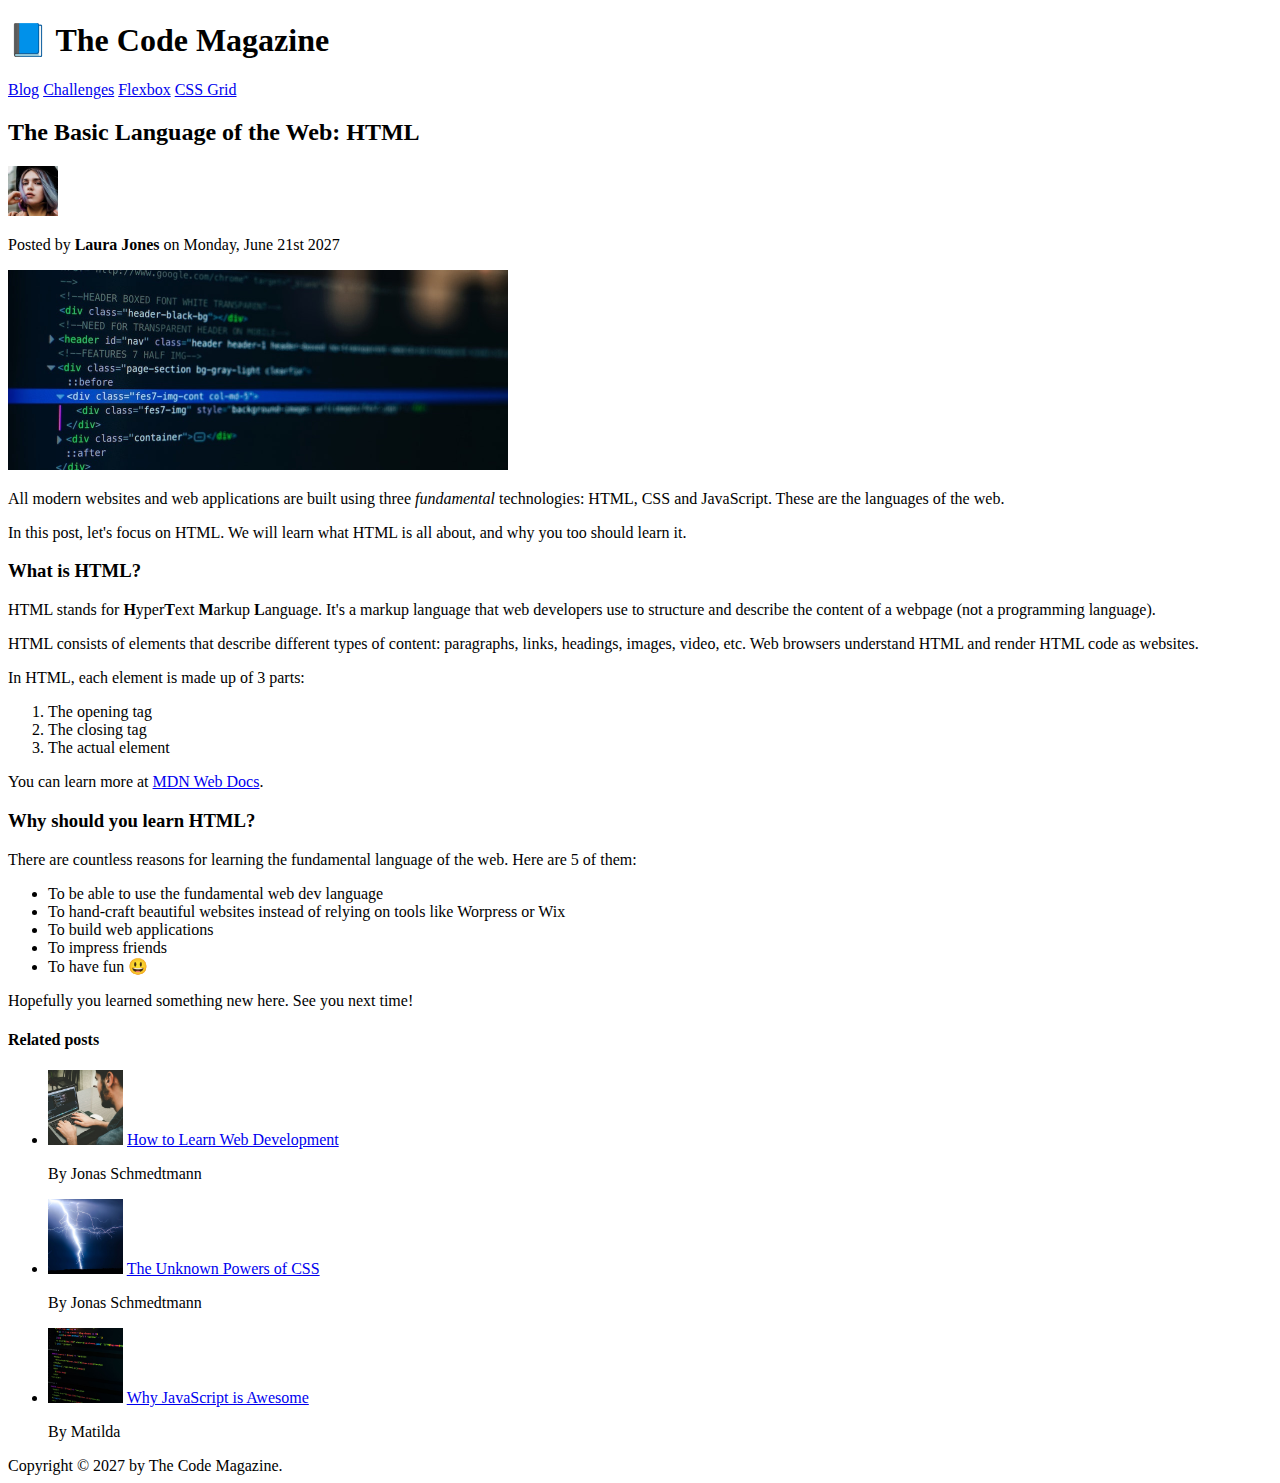
<file: 03-CSS-Fundamentals-lab3-10/index.html>
<!DOCTYPE html>
<html lang="en">

<head>
  <meta charset="UTF-8" />
  <title>The Basic Language of the Web: HTML</title>
</head>

<body>
  <!--
    <h1>The Basic Language of the Web: HTML</h1>
    <h2>The Basic Language of the Web: HTML</h2>
    <h3>The Basic Language of the Web: HTML</h3>
    <h4>The Basic Language of the Web: HTML</h4>
    <h5>The Basic Language of the Web: HTML</h5>
    <h6>The Basic Language of the Web: HTML</h6>
    -->

  <header>
    <h1>📘 The Code Magazine</h1>

    <nav>
      <a href="blog.html">Blog</a>
      <a href="#">Challenges</a>
      <a href="#">Flexbox</a>
      <a href="#">CSS Grid</a>
    </nav>
  </header>

  <article>
    <header>
      <h2>The Basic Language of the Web: HTML</h2>

      <img src="img/laura-jones.jpg" alt="Headshot of Laura Jones" height="50" width="50" />

      <p>Posted by <strong>Laura Jones</strong> on Monday, June 21st 2027</p>

      <img src="img/post-img.jpg" alt="HTML code on a screen" width="500" height="200" />
    </header>

    <p>
      All modern websites and web applications are built using three
      <em>fundamental</em>
      technologies: HTML, CSS and JavaScript. These are the languages of the
      web.
    </p>

    <p>
      In this post, let's focus on HTML. We will learn what HTML is all about,
      and why you too should learn it.
    </p>

    <h3>What is HTML?</h3>
    <p>
      HTML stands for <strong>H</strong>yper<strong>T</strong>ext
      <strong>M</strong>arkup <strong>L</strong>anguage. It's a markup
      language that web developers use to structure and describe the content
      of a webpage (not a programming language).
    </p>
    <p>
      HTML consists of elements that describe different types of content:
      paragraphs, links, headings, images, video, etc. Web browsers understand
      HTML and render HTML code as websites.
    </p>
    <p>In HTML, each element is made up of 3 parts:</p>

    <ol>
      <li>The opening tag</li>
      <li>The closing tag</li>
      <li>The actual element</li>
    </ol>

    <p>
      You can learn more at
      <a href="https://developer.mozilla.org/en-US/docs/Web/HTML" target="_blank">MDN Web Docs</a>.
    </p>

    <h3>Why should you learn HTML?</h3>

    <p>
      There are countless reasons for learning the fundamental language of the
      web. Here are 5 of them:
    </p>

    <ul>
      <li>To be able to use the fundamental web dev language</li>
      <li>
        To hand-craft beautiful websites instead of relying on tools like
        Worpress or Wix
      </li>
      <li>To build web applications</li>
      <li>To impress friends</li>
      <li>To have fun 😃</li>
    </ul>

    <p>Hopefully you learned something new here. See you next time!</p>
    <aside>
      <h4>Related posts</h4>
      <ul>
        <li>
          <img src="img/related-1.jpg"alt="Person programming"
          width="75"
          height="75"
          />
          <a href="#">How to Learn Web Development</a>
          <p>By Jonas Schmedtmann</p>
        </li>
        <li>
          <img src="img/related-2.jpg" alt="Lightning"
          width="75"
          height="75"
          />
          <a href="#">The Unknown Powers of CSS</a>
          <p>By Jonas Schmedtmann</p>
        </li>
        <li>
          <img src="img/related-3.jpg" alt="JavaScript code on a screen"
          width="75"
          height="75"
          />
          <a href="#">Why JavaScript is Awesome</a>
          <p>By Matilda</p>
        </li>
      </ul>
    </aside>
  </article>

  <footer>Copyright &copy; 2027 by The Code Magazine.</footer>
</body>

</html>
</file>
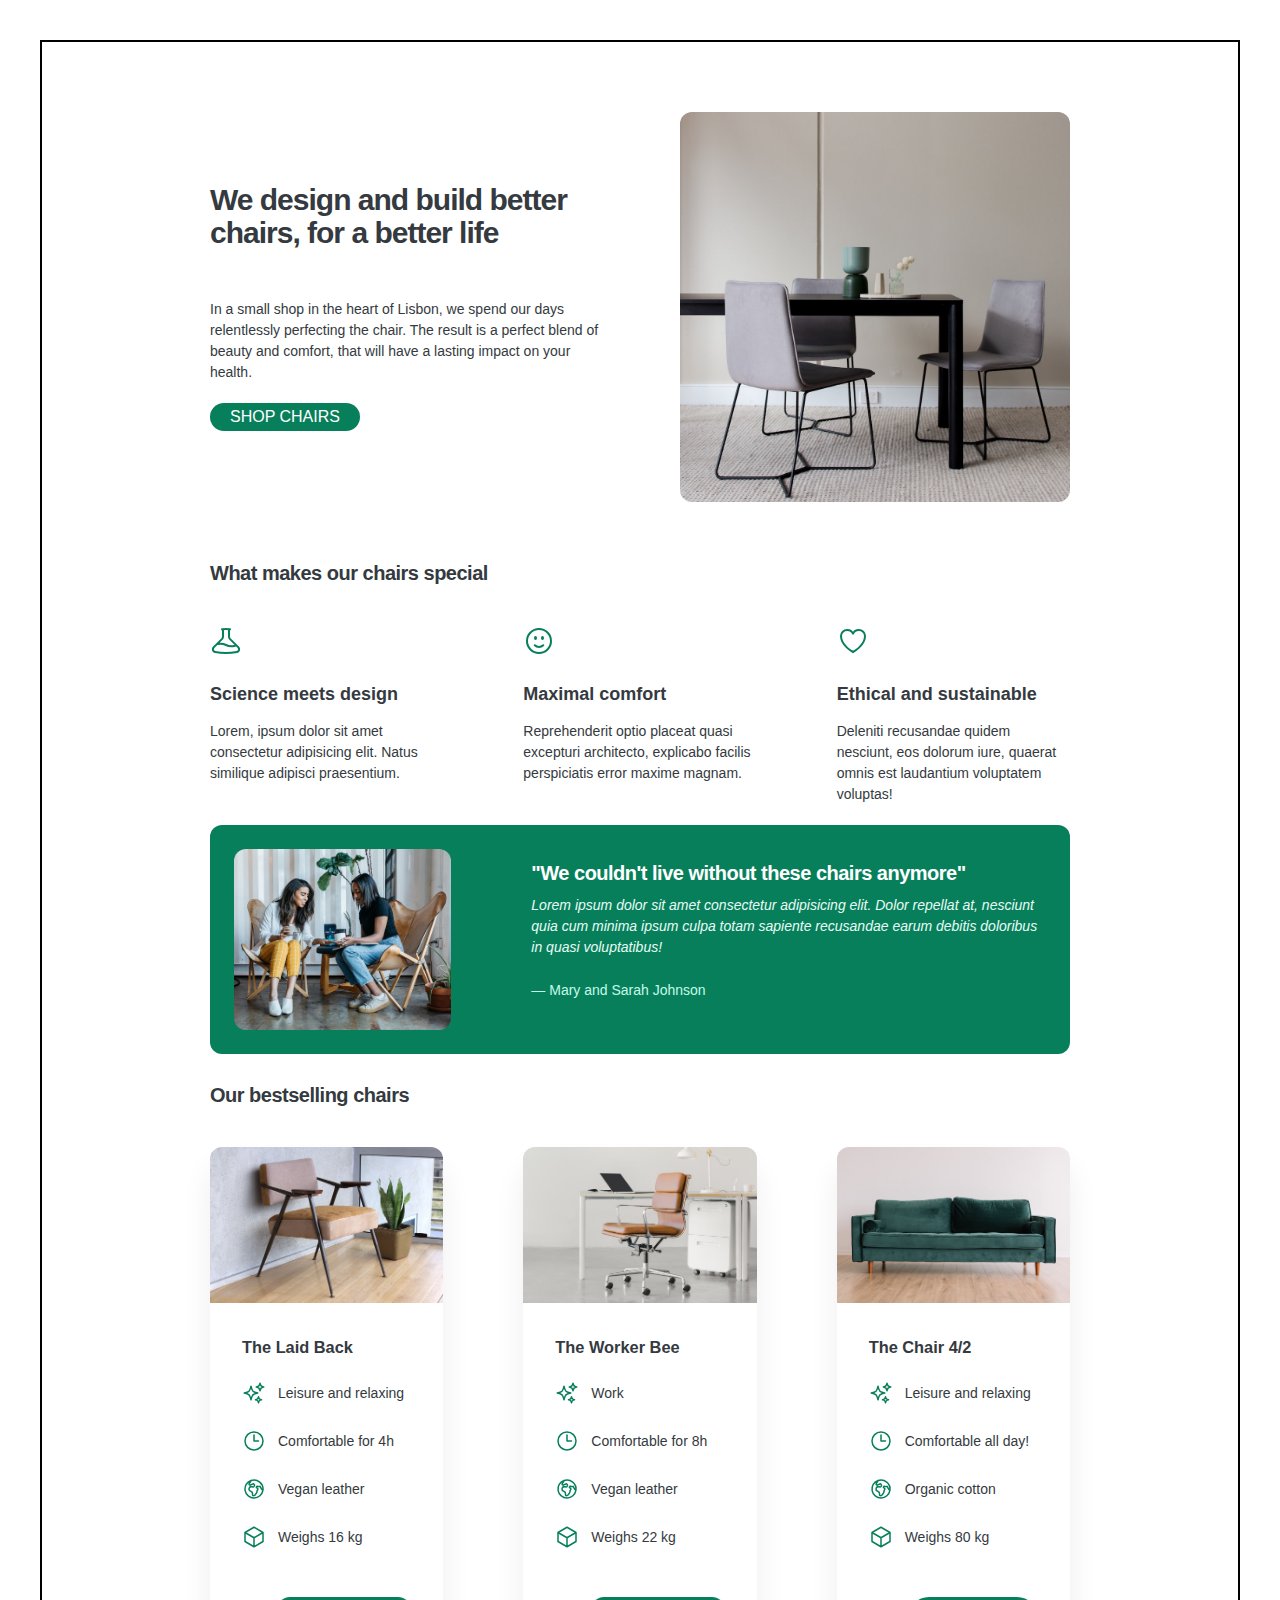
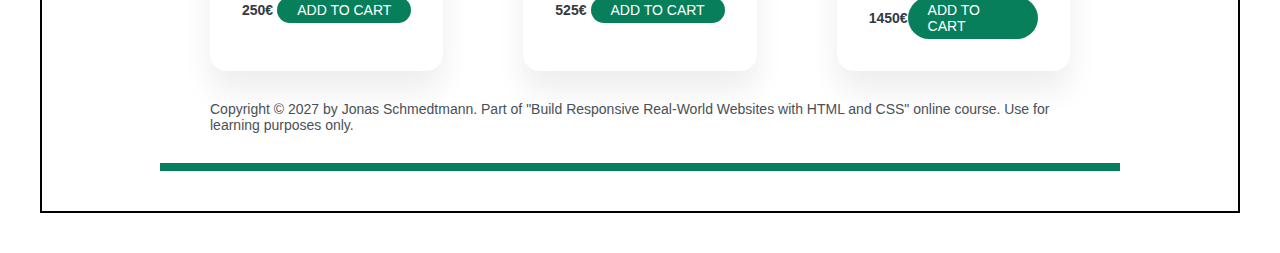
<file: 05-Design-lab11-12/index.html>
<!DOCTYPE html>
<html lang="en">
  <head>
    <meta charset="UTF-8" />
    <meta http-equiv="X-UA-Compatible" content="IE=edge" />
    <meta name="viewport" content="width=device-width, initial-scale=1.0" />

    <link rel="stylesheet" href="style.css" />
    <title>Lisbon Chair Shop</title>
  </head>
  <body>
    <div class="container">
      <header>
        <div class="header-text-box">
          <h1>We design and build better chairs, for a better life</h1>
          <p class="header-text">
            In a small shop in the heart of Lisbon, we spend our days
            relentlessly perfecting the chair. The result is a perfect blend of
            beauty and comfort, that will have a lasting impact on your health.
          </p>
          <a class="btn btn--big" href="#">Shop chairs</a>
        </div>
        <img src="hero.jpg" alt="Photo" />
      </header>

      <section>
        <h2>What makes our chairs special</h2>
        <div class="grid-3-cols">
          <div>
            <svg xmlns="http://www.w3.org/2000/svg" 
            fill="none" viewBox="0 0 24 24" 
            stroke-width="1.5" stroke="currentColor" class="features-icon">
              <path stroke-linecap="round" 
              stroke-linejoin="round" 
              d="M9.75 3.104v5.714a2.25 2.25 0 01-.659 1.591L5 14.5M9.75 3.104c-.251.023-.501.05-.75.082m.75-.082a24.301 24.301 0 014.5 
              0m0 0v5.714c0 .597.237 1.17.659 1.591L19.8 15.3M14.25 3.104c.251.023.501.05.75.082M19.8 15.3l-1.57.393A9.065 9.065 0 0112 
              15a9.065 9.065 0 00-6.23-.693L5 14.5m14.8.8l1.402 1.402c1.232 1.232.65 3.318-1.067 3.611A48.309 48.309 0 0112 21c-2.773 0-5.491-.235-8.135-.687-1.718-.293-2.3-2.379-1.067-3.61L5 14.5" />
            </svg>
            <p class="features-title"><strong>Science meets design</strong></p>
            <p class="features-text">
              Lorem, ipsum dolor sit amet consectetur adipisicing elit. Natus
              similique adipisci praesentium.
            </p>
          </div>

          <div>
            <svg xmlns="http://www.w3.org/2000/svg" 
            fill="none" viewBox="0 0 24 24" 
            stroke-width="1.5" stroke="currentColor" class="features-icon">
              <path stroke-linecap="round" 
              stroke-linejoin="round" 
              d="M15.182 15.182a4.5 4.5 0 01-6.364 0M21 12a9 9 0 11-18 0 9 9 0 0118 0zM9.75 9.75c0 .414-.168.75-.375.75S9 10.164 9 
              9.75 9.168 9 9.375 9s.375.336.375.75zm-.375 0h.008v.015h-.008V9.75zm5.625 0c0 
              .414-.168.75-.375.75s-.375-.336-.375-.75.168-.75.375-.75.375.336.375.75zm-.375 0h.008v.015h-.008V9.75z" />
            </svg>            
            <p class="features-title">
              <strong>Maximal comfort</strong>
            </p>
            <p class="features-text">
              Reprehenderit optio placeat quasi excepturi architecto, explicabo
              facilis perspiciatis error maxime magnam.
            </p>
          </div>

          <div>
            <svg xmlns="http://www.w3.org/2000/svg" 
            fill="none" viewBox="0 0 24 24" stroke-width="1.5" 
            stroke="currentColor" class="features-icon">
              <path stroke-linecap="round" 
              stroke-linejoin="round" 
              d="M21 8.25c0-2.485-2.099-4.5-4.688-4.5-1.935 0-3.597 1.126-4.312 2.733-.715-1.607-2.377-2.733-4.313-2.733C5.1 3.75 3 
              5.765 3 8.25c0 7.22 9 12 9 12s9-4.78 9-12z" />
            </svg>            
            <p class="features-title">
              <strong>Ethical and sustainable</strong>
            </p>
            <p class="features-text">
              Deleniti recusandae quidem nesciunt, eos dolorum iure, quaerat
              omnis est laudantium voluptatem voluptas!
            </p>
          </div>
        </div>
      </section>

      <section class="testimonial-section">
        <div class="grid-3-cols">
          <img src="customers.jpg" alt="People sitting on chairs" />
          <div class="testimonial-box">
            <h2>"We couldn't live without these chairs anymore"</h2>
            <blockquote class="testimonial-text">
              Lorem ipsum dolor sit amet consectetur adipisicing elit. Dolor
              repellat at, nesciunt quia cum minima ipsum culpa totam sapiente
              recusandae earum debitis doloribus in quasi voluptatibus!
            </blockquote>
            <p class="testimonial-author">&mdash; Mary and Sarah Johnson</p>
          </div>
        </div>
      </section>

      <section>
        <h2>Our bestselling chairs</h2>
        <div class="grid-3-cols">
          <figure class="chair">
            <img src="chair-1.jpg" alt="Chair" />
            <div class="chair-box">
              <h3>The Laid Back</h3>
              <ul class="chair-details">
                <li>
                  <!-- Span is a generic INLINE text element, it doesn't have any meaning. It's like a div element, but inline -->
                  <svg xmlns="http://www.w3.org/2000/svg" 
                  fill="none" viewBox="0 0 24 24" 
                  stroke-width="1.5" stroke="currentColor" 
                  class="chair-icon">
                    <path stroke-linecap="round" 
                    stroke-linejoin="round" 
                    d="M9.813 15.904L9 18.75l-.813-2.846a4.5 4.5 0 00-3.09-3.09L2.25 12l2.846-.813a4.5 4.5 0 003.09-3.09L9 5.25l.813 
                    2.846a4.5 4.5 0 003.09 3.09L15.75 12l-2.846.813a4.5 4.5 0 00-3.09 3.09zM18.259 8.715L18 9.75l-.259-1.035a3.375 3.375 0 
                    00-2.455-2.456L14.25 6l1.036-.259a3.375 3.375 0 002.455-2.456L18 2.25l.259 1.035a3.375 3.375 0 002.456 2.456L21.75 6l-1.035.259a3.375 3.375 0 00-2.456 
                    2.456zM16.894 20.567L16.5 21.75l-.394-1.183a2.25 2.25 0 00-1.423-1.423L13.5 18.75l1.183-.394a2.25 2.25 0 001.423-1.423l.394-1.183.394 1.183a2.25 2.25 0 
                    001.423 1.423l1.183.394-1.183.394a2.25 2.25 0 00-1.423 1.423z" />
                  </svg>                  
                  <span>Leisure and relaxing</span>
                </li>
                <li>
                  <svg xmlns="http://www.w3.org/2000/svg" 
                  fill="none" viewBox="0 0 24 24" 
                  stroke-width="1.5" stroke="currentColor" 
                  class="chair-icon">
                    <path stroke-linecap="round" 
                    stroke-linejoin="round" d="M12 6v6h4.5m4.5 0a9 9 0 11-18 0 9 9 0 0118 0z" />
                  </svg>                  
                  <span>Comfortable for 4h</span>
                </li>
                <li>
                  <svg xmlns="http://www.w3.org/2000/svg" 
                  fill="none" viewBox="0 0 24 24" 
                  stroke-width="1.5" stroke="currentColor" 
                  class="chair-icon">
                    <path stroke-linecap="round" 
                    stroke-linejoin="round" d="M20.893 13.393l-1.135-1.135a2.252 2.252 0 01-.421-.585l-1.08-2.16a.414.414 0 
                    00-.663-.107.827.827 0 01-.812.21l-1.273-.363a.89.89 0 00-.738 1.595l.587.39c.59.395.674 1.23.172 
                    1.732l-.2.2c-.212.212-.33.498-.33.796v.41c0 .409-.11.809-.32 1.158l-1.315 2.191a2.11 2.11 0 01-1.81 
                    1.025 1.055 1.055 0 01-1.055-1.055v-1.172c0-.92-.56-1.747-1.414-2.089l-.655-.261a2.25 2.25 0 
                    01-1.383-2.46l.007-.042a2.25 2.25 0 01.29-.787l.09-.15a2.25 2.25 0 012.37-1.048l1.178.236a1.125 1.125 0 
                    001.302-.795l.208-.73a1.125 1.125 0 00-.578-1.315l-.665-.332-.091.091a2.25 2.25 0 01-1.591.659h-.18c-.249 
                    0-.487.1-.662.274a.931.931 0 01-1.458-1.137l1.411-2.353a2.25 2.25 0 00.286-.76m11.928 9.869A9 9 0 008.965 3.525m11.928 9.868A9 
                    9 0 118.965 3.525" />
                  </svg>
                  <span>Vegan leather</span>
                </li>
                <li>
                  <svg xmlns="http://www.w3.org/2000/svg" 
                  fill="none" viewBox="0 0 24 24" 
                  stroke-width="1.5" stroke="currentColor" 
                  class="chair-icon">
                    <path stroke-linecap="round" 
                    stroke-linejoin="round" 
                    d="M21 7.5l-9-5.25L3 7.5m18 0l-9 5.25m9-5.25v9l-9 5.25M3 7.5l9 5.25M3 7.5v9l9 5.25m0-9v9" />
                  </svg>
                                  
                  <span>Weighs 16 kg</span>
                </li>
              </ul>
              <div class="chair-price">
                <strong>250€</strong>
                <a href="#" class="btn btn--small">Add to cart</a>
              </div>
            </div>
          </figure>

          <figure class="chair">
            <img src="chair-2.jpg" alt="Chair" />
            <div class="chair-box">
              <h3>The Worker Bee</h3>
              <ul class="chair-details">
                <li>
                  <svg xmlns="http://www.w3.org/2000/svg" 
                  fill="none" viewBox="0 0 24 24" 
                  stroke-width="1.5" stroke="currentColor" 
                  class="chair-icon">
                    <path stroke-linecap="round" 
                    stroke-linejoin="round" 
                    d="M9.813 15.904L9 18.75l-.813-2.846a4.5 4.5 0 00-3.09-3.09L2.25 12l2.846-.813a4.5 4.5 0 003.09-3.09L9 
                    5.25l.813 2.846a4.5 4.5 0 003.09 3.09L15.75 12l-2.846.813a4.5 4.5 0 00-3.09 3.09zM18.259 8.715L18 
                    9.75l-.259-1.035a3.375 3.375 0 00-2.455-2.456L14.25 6l1.036-.259a3.375 3.375 0 002.455-2.456L18 2.25l.259 
                    1.035a3.375 3.375 0 002.456 2.456L21.75 6l-1.035.259a3.375 3.375 0 00-2.456 2.456zM16.894 20.567L16.5 21.75l-.394-1.183a2.25 
                    2.25 0 00-1.423-1.423L13.5 18.75l1.183-.394a2.25 2.25 0 001.423-1.423l.394-1.183.394 1.183a2.25 2.25 0 001.423 
                    1.423l1.183.394-1.183.394a2.25 2.25 0 00-1.423 1.423z" />
                  </svg> 
                  <span>Work</span>
                </li>
                <li>
                  <svg xmlns="http://www.w3.org/2000/svg" 
                  fill="none" viewBox="0 0 24 24" 
                  stroke-width="1.5" stroke="currentColor" 
                  class="chair-icon">
                    <path stroke-linecap="round" 
                    stroke-linejoin="round" d="M12 6v6h4.5m4.5 0a9 9 0 11-18 0 9 9 0 0118 0z" />
                  </svg>     
                  <span>Comfortable for 8h</span>
                </li>
                <li>
                  <svg xmlns="http://www.w3.org/2000/svg" 
                  fill="none" viewBox="0 0 24 24" 
                  stroke-width="1.5" stroke="currentColor" 
                  class="chair-icon">
                    <path stroke-linecap="round" 
                    stroke-linejoin="round" 
                    d="M20.893 13.393l-1.135-1.135a2.252 2.252 0 01-.421-.585l-1.08-2.16a.414.414 0 00-.663-.107.827.827 0 
                    01-.812.21l-1.273-.363a.89.89 0 00-.738 1.595l.587.39c.59.395.674 1.23.172 1.732l-.2.2c-.212.212-.33.498-.33.796v.41c0 
                    .409-.11.809-.32 1.158l-1.315 2.191a2.11 2.11 0 01-1.81 1.025 1.055 1.055 0 01-1.055-1.055v-1.172c0-.92-.56-1.747-1.414-2.089l-.655-.261a2.25 
                    2.25 0 01-1.383-2.46l.007-.042a2.25 2.25 0 01.29-.787l.09-.15a2.25 2.25 0 012.37-1.048l1.178.236a1.125 1.125 0 001.302-.795l.208-.73a1.125 1.125 0 
                    00-.578-1.315l-.665-.332-.091.091a2.25 2.25 0 01-1.591.659h-.18c-.249 0-.487.1-.662.274a.931.931 0 01-1.458-1.137l1.411-2.353a2.25 2.25 0 00.286-.76m11.928 
                    9.869A9 9 0 008.965 3.525m11.928 9.868A9 9 0 118.965 3.525" />
                  </svg>
                  <span>Vegan leather</span>
                </li>
                <li>
                  <svg xmlns="http://www.w3.org/2000/svg" 
                  fill="none" viewBox="0 0 24 24" 
                  stroke-width="1.5" stroke="currentColor" class="chair-icon">
                    <path stroke-linecap="round" 
                    stroke-linejoin="round" 
                    d="M21 7.5l-9-5.25L3 7.5m18 0l-9 5.25m9-5.25v9l-9 5.25M3 7.5l9 5.25M3 7.5v9l9 5.25m0-9v9" />
                  </svg>
                  <span>Weighs 22 kg</span>
                </li>
              </ul>
              <div class="chair-price">
                <strong>525€</strong>
                <a href="#" class="btn btn--small">Add to cart</a>
              </div>
            </div>
          </figure>

          <figure class="chair">
            <img src="chair-3.jpg" alt="Chair" />
            <div class="chair-box">
              <h3>The Chair 4/2</h3>
              <ul class="chair-details">
                <li>
                  <svg xmlns="http://www.w3.org/2000/svg"
                   fill="none" viewBox="0 0 24 24" 
                   stroke-width="1.5" stroke="currentColor" 
                   class="chair-icon">
                    <path stroke-linecap="round" 
                    stroke-linejoin="round" 
                    d="M9.813 15.904L9 18.75l-.813-2.846a4.5 4.5 0 00-3.09-3.09L2.25 
                    12l2.846-.813a4.5 4.5 0 003.09-3.09L9 5.25l.813 2.846a4.5 4.5 0 003.09 3.09L15.75 12l-2.846.813a4.5 4.5 0 00-3.09 
                    3.09zM18.259 8.715L18 9.75l-.259-1.035a3.375 3.375 0 00-2.455-2.456L14.25 6l1.036-.259a3.375 3.375 0 002.455-2.456L18 2.25l.259 
                    1.035a3.375 3.375 0 002.456 2.456L21.75 6l-1.035.259a3.375 3.375 0 00-2.456 2.456zM16.894 20.567L16.5 21.75l-.394-1.183a2.25 
                    2.25 0 00-1.423-1.423L13.5 18.75l1.183-.394a2.25 2.25 0 001.423-1.423l.394-1.183.394 1.183a2.25 
                    2.25 0 001.423 1.423l1.183.394-1.183.394a2.25 2.25 0 00-1.423 1.423z" />
                  </svg>
                  <span>Leisure and relaxing</span>
                </li>
                <li>
                  <svg xmlns="http://www.w3.org/2000/svg"
                   fill="none" viewBox="0 0 24 24" 
                   stroke-width="1.5" stroke="currentColor" 
                   class="chair-icon">
                    <path stroke-linecap="round" 
                    stroke-linejoin="round" d="M12 6v6h4.5m4.5 0a9 9 0 11-18 0 9 9 0 0118 0z" />
                  </svg>     
                  <span>Comfortable all day!</span>
                </li>
                <li>
                  <svg xmlns="http://www.w3.org/2000/svg" 
                  fill="none" viewBox="0 0 24 24" stroke-width="1.5" 
                  stroke="currentColor" class="chair-icon">
                    <path stroke-linecap="round" 
                    stroke-linejoin="round" 
                    d="M20.893 13.393l-1.135-1.135a2.252 2.252 0 01-.421-.585l-1.08-2.16a.414.414 0 00-.663-.107.827.827 0 
                    01-.812.21l-1.273-.363a.89.89 0 00-.738 1.595l.587.39c.59.395.674 1.23.172 1.732l-.2.2c-.212.212-.33.498-.33.796v.41c0 
                    .409-.11.809-.32 1.158l-1.315 2.191a2.11 2.11 0 01-1.81 1.025 1.055 1.055 0 01-1.055-1.055v-1.172c0-.92-.56-1.747-1.414-2.089l-.655-.261a2.25 
                    2.25 0 01-1.383-2.46l.007-.042a2.25 2.25 0 01.29-.787l.09-.15a2.25 2.25 0 012.37-1.048l1.178.236a1.125 1.125 0 001.302-.795l.208-.73a1.125 1.125 0 
                    00-.578-1.315l-.665-.332-.091.091a2.25 2.25 0 01-1.591.659h-.18c-.249 0-.487.1-.662.274a.931.931 0 01-1.458-1.137l1.411-2.353a2.25 2.25 0 00.286-.76m11.928 
                    9.869A9 9 0 008.965 3.525m11.928 9.868A9 9 0 118.965 3.525" />
                  </svg>
                  <span>Organic cotton</span>
                </li>
                <li>
                  <svg xmlns="http://www.w3.org/2000/svg" 
                  fill="none" viewBox="0 0 24 24" 
                  stroke-width="1.5" stroke="currentColor" 
                  class="chair-icon">
                    <path stroke-linecap="round" 
                    stroke-linejoin="round" 
                    d="M21 7.5l-9-5.25L3 7.5m18 0l-9 5.25m9-5.25v9l-9 5.25M3 7.5l9 5.25M3 7.5v9l9 5.25m0-9v9" />
                  </svg>
                  <span>Weighs 80 kg</span>
                </li>
              </ul>
              <div class="chair-price">
                <strong>1450€</strong>
                <a href="#" class="btn btn--small">Add to cart</a>
              </div>
            </div>
          </figure>
        </div>
      </section>

      <footer>
        Copyright &copy; 2027 by Jonas Schmedtmann. Part of "Build Responsive
        Real-World Websites with HTML and CSS" online course. Use for learning
        purposes only.
      </footer>
    </div>
  </body>
</html>
</file>
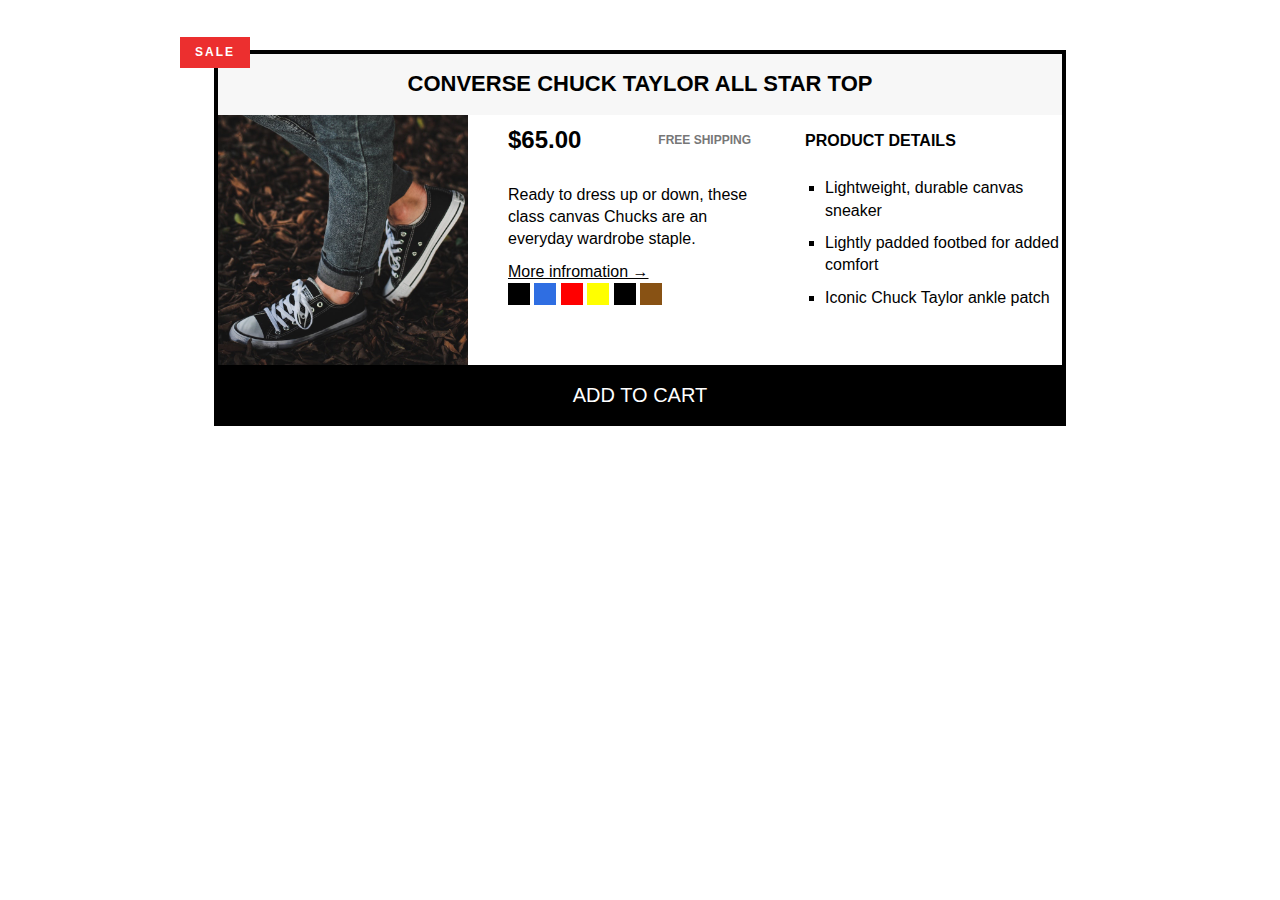
<file: 03-CSS-Fundamentals-lab3-10/lab10.21.html>
<!DOCTYPE html>
<html lang="en">
<head>
    <meta charset="UTF-8">
    <title>Lab 10.21</title>
    <link rel="stylesheet" href="./css/lab10.21.css">
</head>
<body>
        <article class="product">
            <h2 class="product-title">Converse Chuck Taylor All Star Top</h2>
          <!--  <div class="container">-->
                <img src="img/challenges.jpg" alt="Chuck Taylor All Star Shoe"
                width="250"
                height="250"
                    class="product-img"
                />
                <div class="product-info">
                    <div class="product-price">
                        <p class ="price"><strong>$65.00</strong></p>
                        <p class="shipping">Free shipping</p>
                    </div>
                <p class="sale">Sale</p>
                <p class="product-description">
                    Ready to dress up or down, these class canvas Chucks are an everyday wardrobe staple.
                </p>
                <a href="https://coverse.com" target="_blank" class="more-info">
                    More infromation &rarr;</a>
                <div class="product-colors">
                    <div class="color"></div>
                    <div class="color color-blue"></div>
                    <div class="color color-red"></div>
                    <div class="color color-yellow"></div>
                    <div class="color color-green"></div>
                    <div class="color color-brown"></div>
                </div>
                </div>
                <div class="product-details">
                <h3 class="details-title">Product details</h3>
                <ul class="details-list">
                    <li>Lightweight, durable canvas sneaker</li>
                    <li>Lightly padded footbed for added comfort</li>
                    <li>Iconic Chuck Taylor ankle patch</li>
                </ul>
                </div>
          <!-- </div>-->
            <button class="add-cart">Add to cart</button>
        </article>
</body>
</html>
</file>
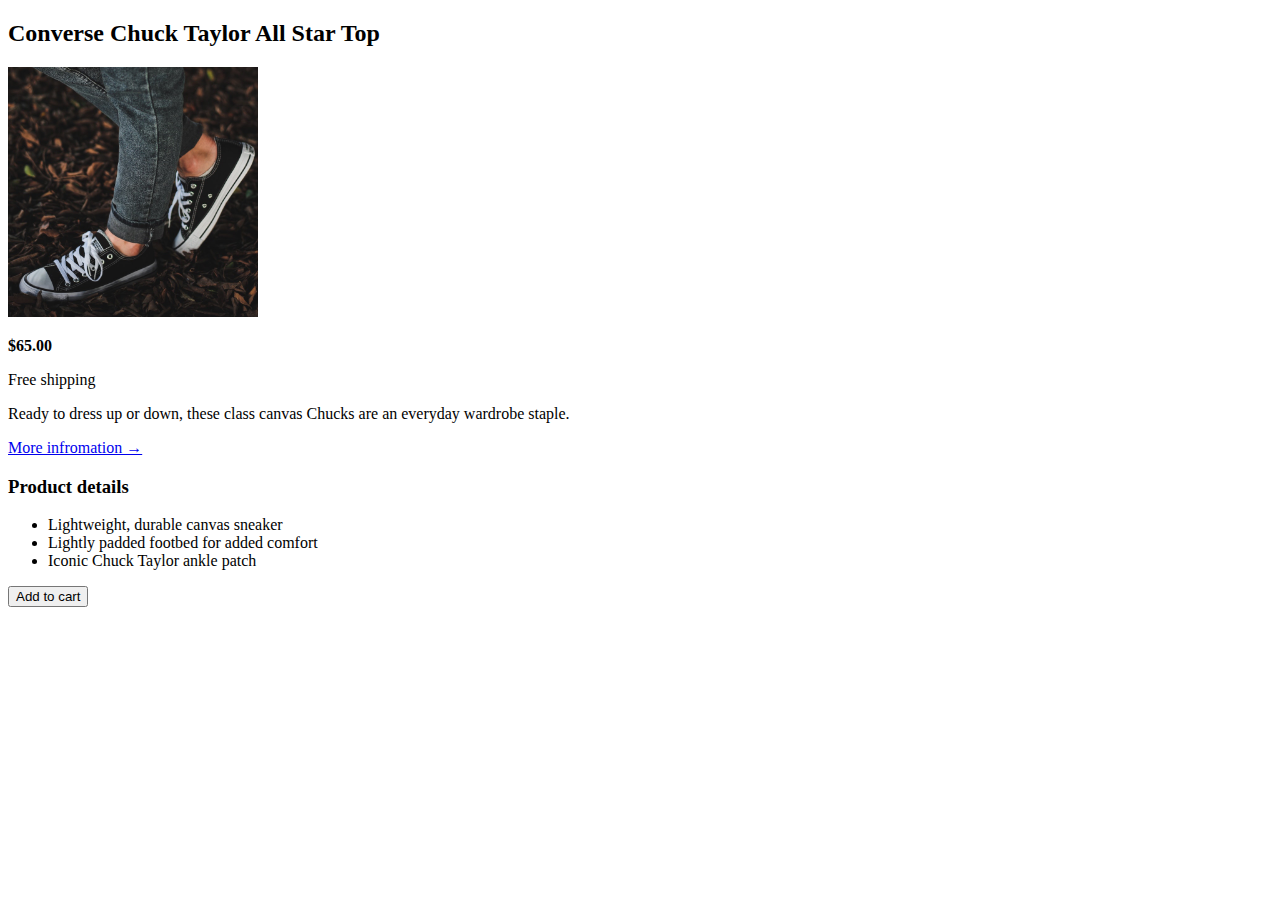
<file: 03-CSS-Fundamentals-lab3-10/lab3.10.html>
<!DOCTYPE html>
<html lang="en">
<head>
    <meta charset="UTF-8">
    <title>Lab 3.10</title>
</head>
<body>
    <h2>Converse Chuck Taylor All Star Top</h2>
    <img src="img/challenges.jpg" alt="Converse chuck"
    width="250"
    height="250"
    >
    <p><strong>$65.00</strong></p>
    <p>Free shipping</p>
    <p>Ready to dress up or down, these class canvas Chucks are an everyday wardrobe staple.</p>
    <a href="http://converse.com">More infromation &rarr;</a>
    <h3>Product details</h3>
    <ul>
        <li>Lightweight, durable canvas sneaker</li>
        <li>Lightly padded footbed for added comfort</li>
        <li>Iconic Chuck Taylor ankle patch</li>
    </ul>
    <button>Add to cart</button>
</body>
</html>
</file>
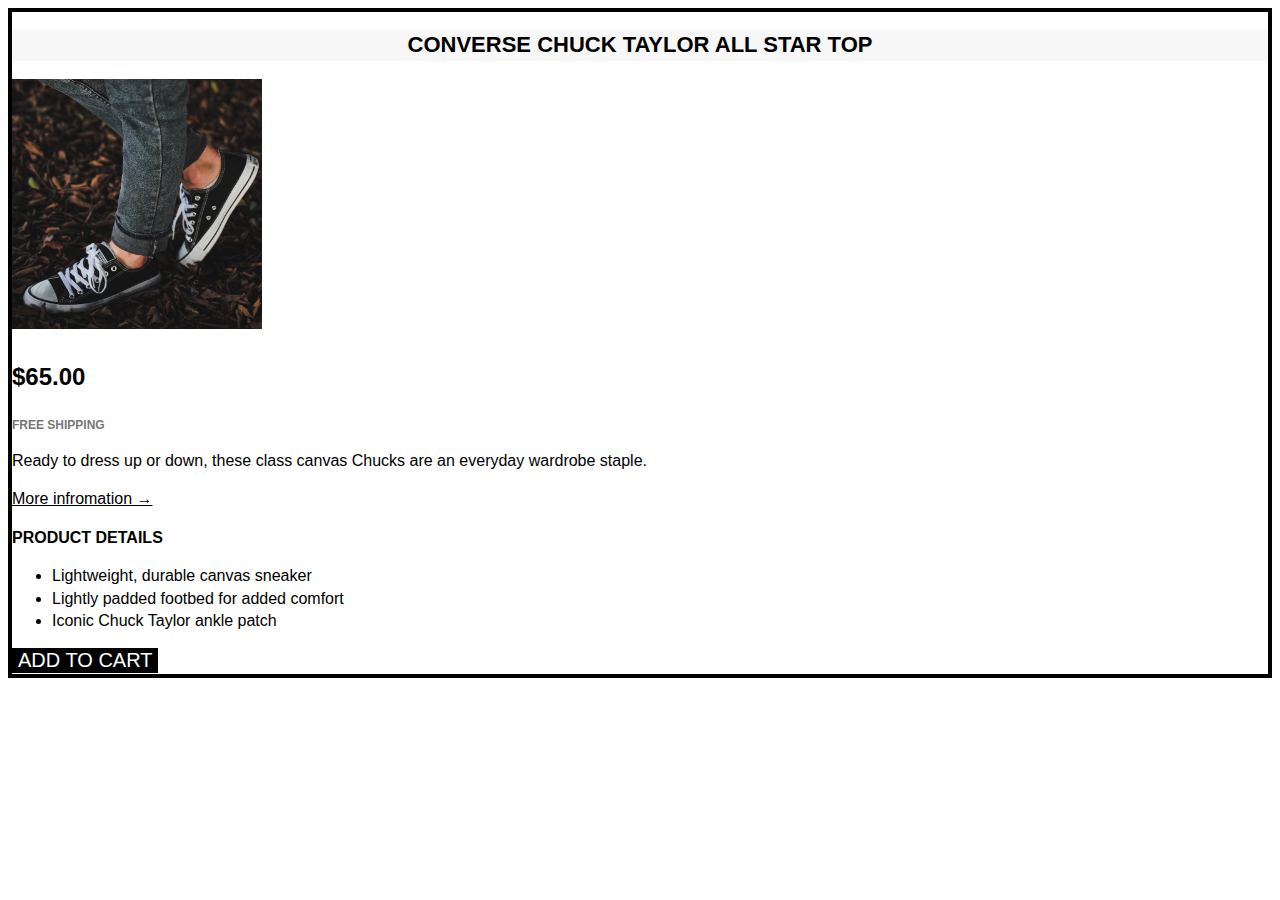
<file: 03-CSS-Fundamentals-lab3-10/lab5.8.html>
<!DOCTYPE html>
<html lang="en">
<head>
    <meta charset="UTF-8">
    <title>Lab 5.8</title>
    <link rel="stylesheet" href="css/lab5.8.css">
</head>
<body>
        <article class="product">
            <h2 class="product-title">Converse Chuck Taylor All Star Top</h2>
            <img src="img/challenges.jpg" alt="Chuck Taylor All Star Shoe"
            width="250"
            height="250"
            />
            <p class ="price"><strong>$65.00</strong></p>
            <p class="shipping">Free shipping</p>
            <p class="product-description">
                Ready to dress up or down, these class canvas Chucks are an everyday wardrobe staple.
            </p>
            <a href="https://coverse.com" target="_blank" class="more-info">
                More infromation &rarr;</a>
            <h3 class="details-title">Product details</h3>
            <ul class="detail-list">
                <li>Lightweight, durable canvas sneaker</li>
                <li>Lightly padded footbed for added comfort</li>
                <li>Iconic Chuck Taylor ankle patch</li>
            </ul>
            <button class="add-cart">Add to cart</button>
        </article>
</body>
</html>
</file>
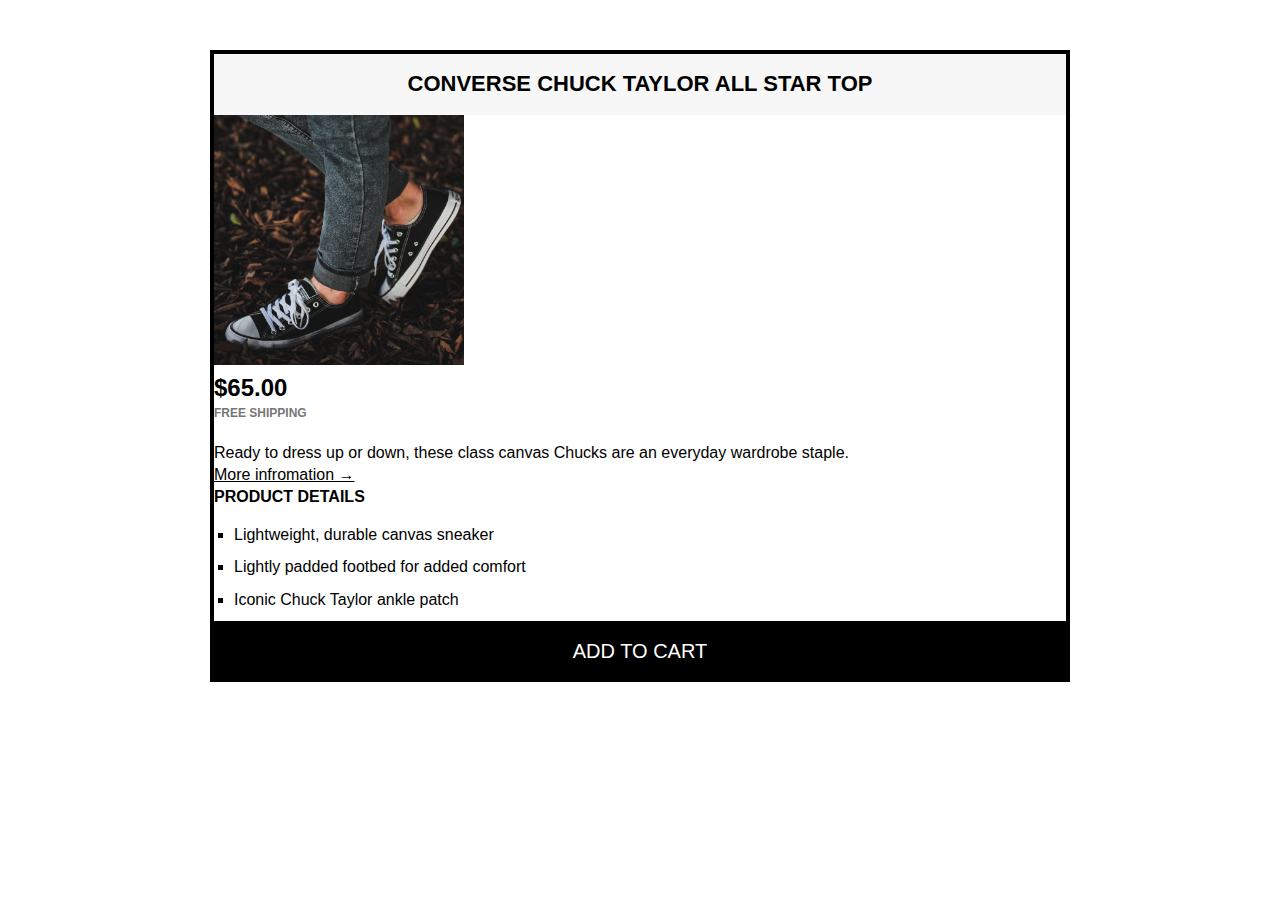
<file: 03-CSS-Fundamentals-lab3-10/lab6.8.html>
<!DOCTYPE html>
<html lang="en">
<head>
    <meta charset="UTF-8">
    <title>Lab 6.8</title>
    <link rel="stylesheet" href="./css/lab6.8.css">
</head>
<body>
        <article class="product">
            <h2 class="product-title">Converse Chuck Taylor All Star Top</h2>
            <img src="img/challenges.jpg" alt="Chuck Taylor All Star Shoe"
            width="250"
            height="250"
            />
            <p class ="price"><strong>$65.00</strong></p>
            <p class="shipping">Free shipping</p>
            <p class="product-description">
                Ready to dress up or down, these class canvas Chucks are an everyday wardrobe staple.
            </p>
            <a href="https://coverse.com" target="_blank" class="more-info">
                More infromation &rarr;</a>
            <h3 class="details-title">Product details</h3>
            <ul class="details-list">
                <li>Lightweight, durable canvas sneaker</li>
                <li>Lightly padded footbed for added comfort</li>
                <li>Iconic Chuck Taylor ankle patch</li>
            </ul>
            <button class="add-cart">Add to cart</button>
        </article>
</body>
</html>
</file>
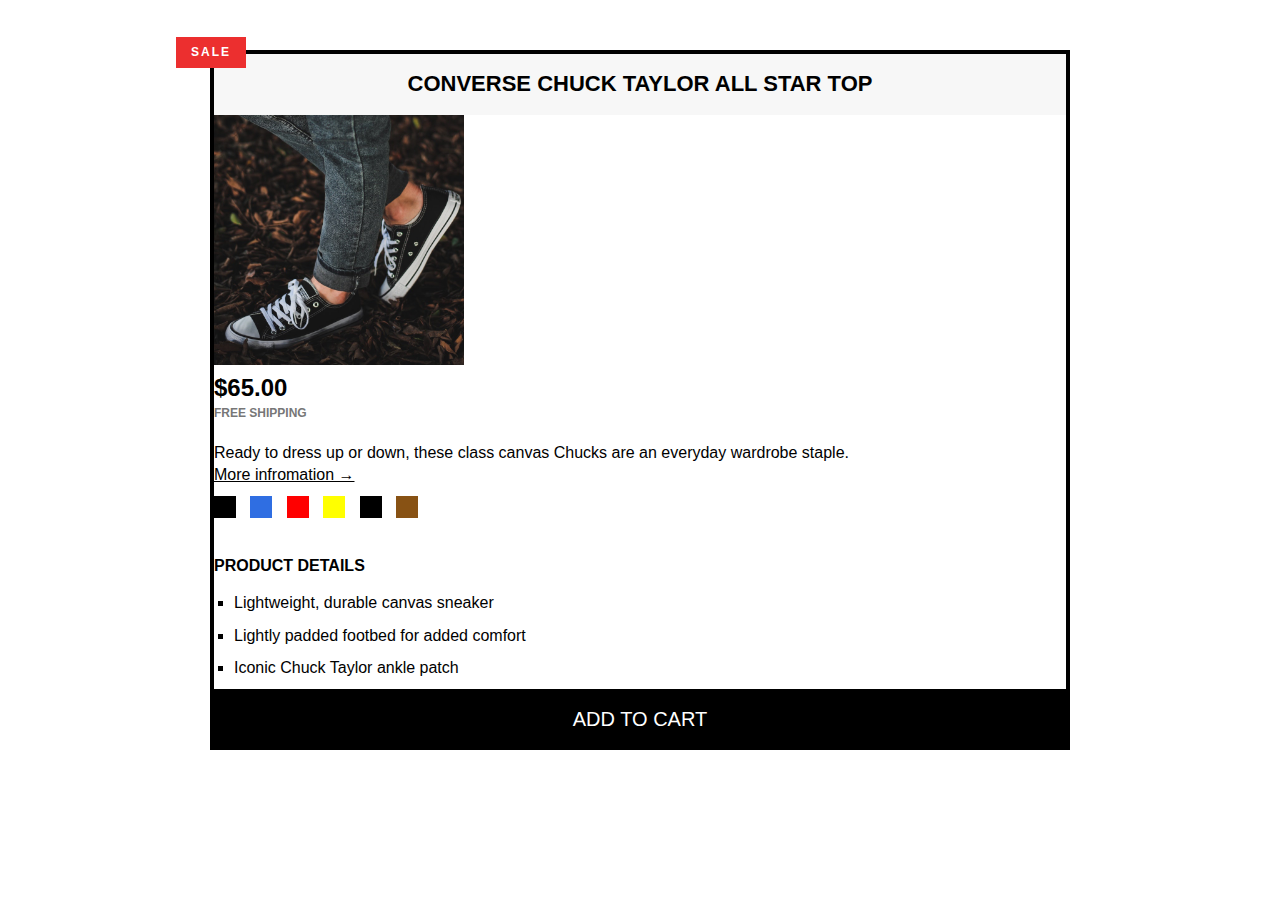
<file: 03-CSS-Fundamentals-lab3-10/lab7.5.html>
<!DOCTYPE html>
<html lang="en">
<head>
    <meta charset="UTF-8">
    <title>Lab 7.5</title>
    <link rel="stylesheet" href="./css/lab7.5.css">
</head>
<body>
        <article class="product">
            <h2 class="product-title">Converse Chuck Taylor All Star Top</h2>
            <img src="img/challenges.jpg" alt="Chuck Taylor All Star Shoe"
            width="250"
            height="250"
            />
            <p class ="price"><strong>$65.00</strong></p>
            <p class="shipping">Free shipping</p>
            <p class="sale">Sale</p>
            <p class="product-description">
                Ready to dress up or down, these class canvas Chucks are an everyday wardrobe staple.
            </p>
            <a href="https://coverse.com" target="_blank" class="more-info">
                More infromation &rarr;</a>
            <div class="colors">
                <div class="color"></div>
                <div class="color color-blue"></div>
                <div class="color color-red"></div>
                <div class="color color-yellow"></div>
                <div class="color color-green"></div>
                <div class="color color-brown"></div>
            </div>
            <h3 class="details-title">Product details</h3>
            <ul class="details-list">
                <li>Lightweight, durable canvas sneaker</li>
                <li>Lightly padded footbed for added comfort</li>
                <li>Iconic Chuck Taylor ankle patch</li>
            </ul>
            <button class="add-cart">Add to cart</button>
        </article>
</body>
</html>
</file>
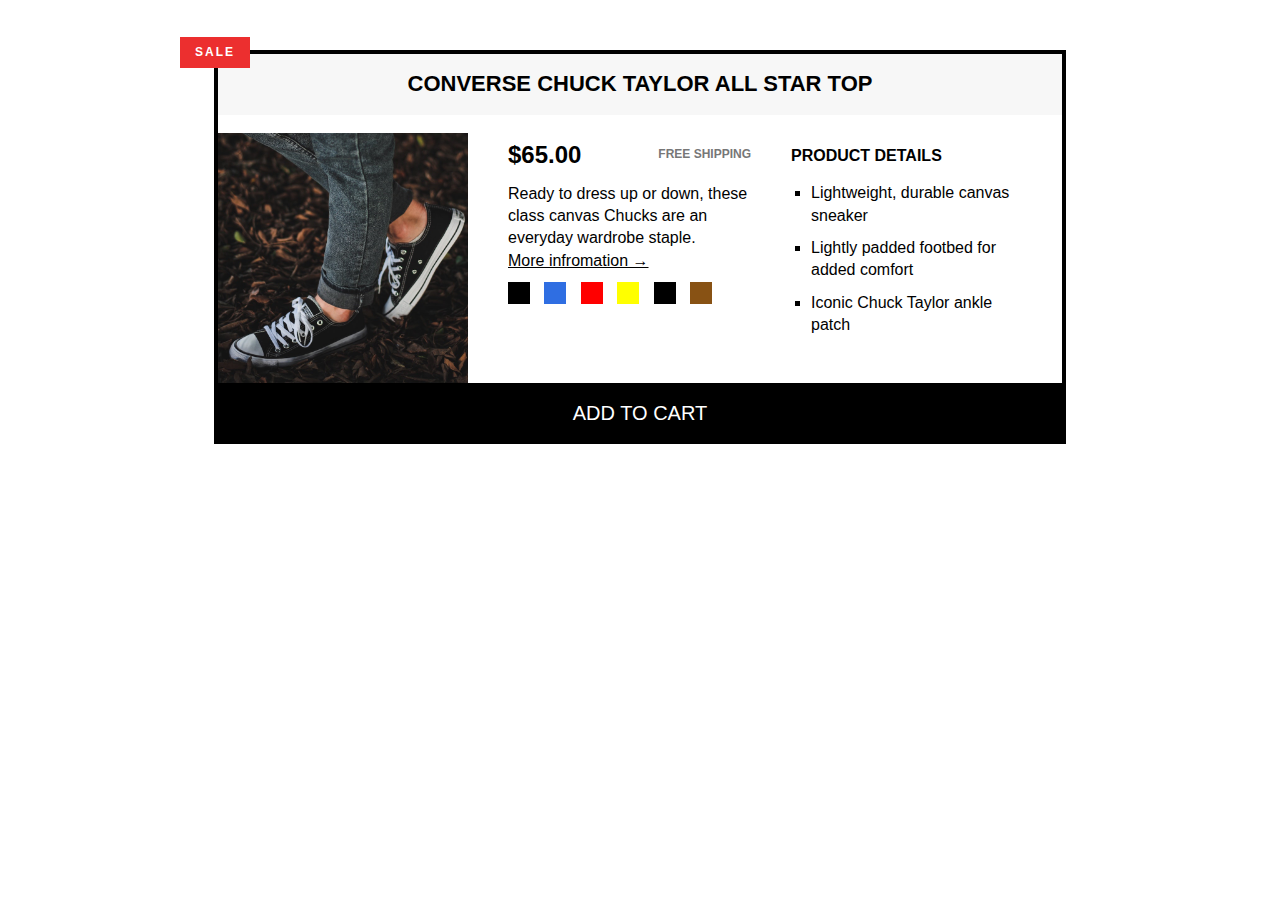
<file: 03-CSS-Fundamentals-lab3-10/lab8.2.html>
<!DOCTYPE html>
<html lang="en">
<head>
    <meta charset="UTF-8">
    <title>Lab 8.2</title>
    <link rel="stylesheet" href="./css/lab8.2.css">
</head>
<body>
        <article class="product">
            <h2 class="product-title">Converse Chuck Taylor All Star Top</h2>
            <img src="img/challenges.jpg" alt="Chuck Taylor All Star Shoe"
            width="250"
            height="250"
                class="product-img"
            />
            <div class="product-info">
            <p class ="price"><strong>$65.00</strong></p>
            <p class="shipping">Free shipping</p>
            <p class="sale">Sale</p>
            <p class="product-description">
                Ready to dress up or down, these class canvas Chucks are an everyday wardrobe staple.
            </p>
            <a href="https://coverse.com" target="_blank" class="more-info">
                More infromation &rarr;</a>
            <div class="colors">
                <div class="color"></div>
                <div class="color color-blue"></div>
                <div class="color color-red"></div>
                <div class="color color-yellow"></div>
                <div class="color color-green"></div>
                <div class="color color-brown"></div>
            </div>
            </div>
            <div class="product-details">
            <h3 class="details-title">Product details</h3>
            <ul class="details-list">
                <li>Lightweight, durable canvas sneaker</li>
                <li>Lightly padded footbed for added comfort</li>
                <li>Iconic Chuck Taylor ankle patch</li>
            </ul>
            </div>
            <button class="add-cart">Add to cart</button>
        </article>
</body>
</html>
</file>
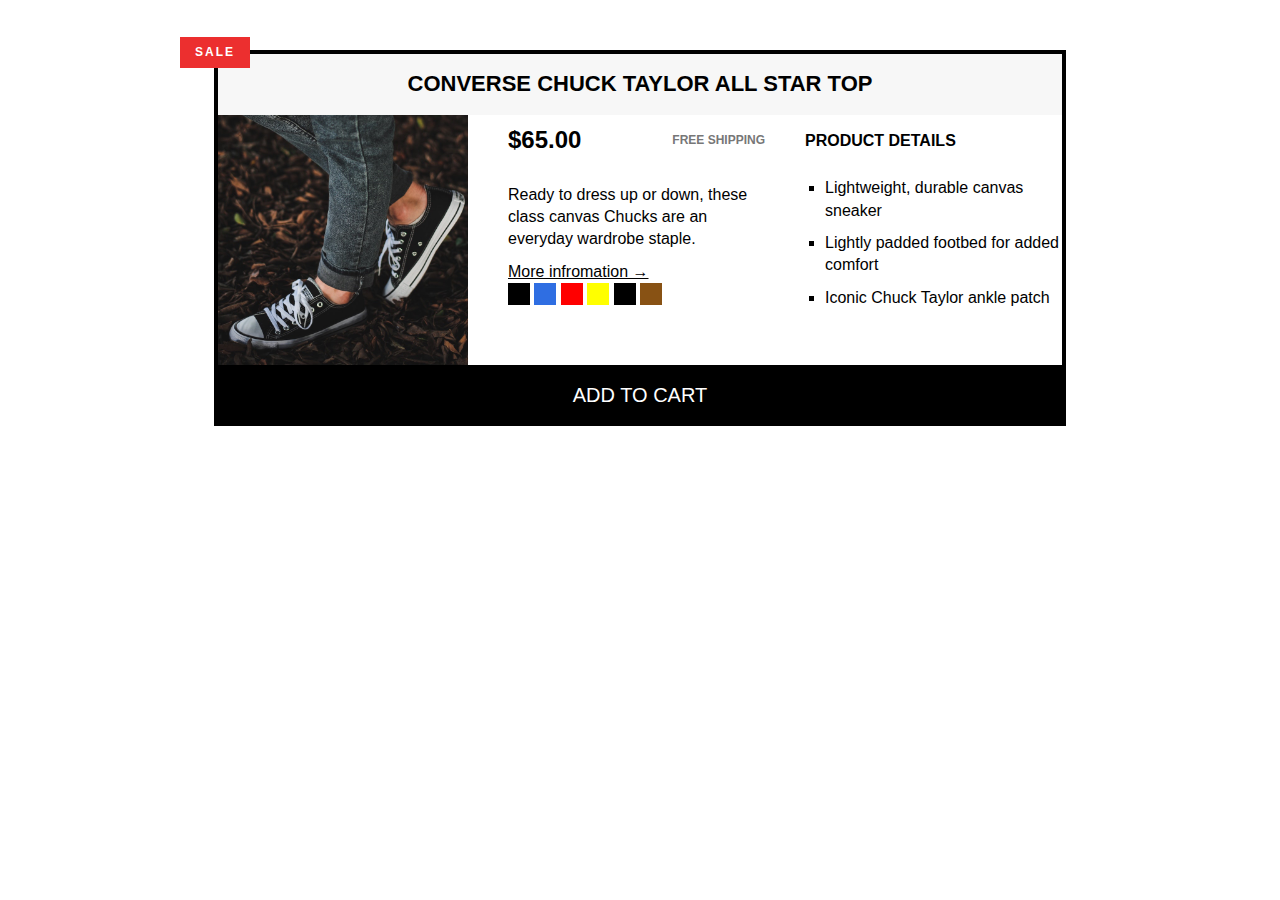
<file: 03-CSS-Fundamentals-lab3-10/lab9.18.html>
<!DOCTYPE html>
<html lang="en">
<head>
    <meta charset="UTF-8">
    <title>Lab lab 9.18</title>
    <link rel="stylesheet" href="./css/lab9.18.css">
</head>
<body>
        <article class="product">
            <h2 class="product-title">Converse Chuck Taylor All Star Top</h2>
            <div class="container">
                <img src="img/challenges.jpg" alt="Chuck Taylor All Star Shoe"
                width="250"
                height="250"
                    class="product-img"
                />
                <div class="product-info">
                    <div class="product-price">
                        <p class ="price"><strong>$65.00</strong></p>
                        <p class="shipping">Free shipping</p>
                    </div>
                <p class="sale">Sale</p>
                <p class="product-description">
                    Ready to dress up or down, these class canvas Chucks are an everyday wardrobe staple.
                </p>
                <a href="https://coverse.com" target="_blank" class="more-info">
                    More infromation &rarr;</a>
                <div class="product-colors">
                    <div class="color"></div>
                    <div class="color color-blue"></div>
                    <div class="color color-red"></div>
                    <div class="color color-yellow"></div>
                    <div class="color color-green"></div>
                    <div class="color color-brown"></div>
                </div>
                </div>
                <div class="product-details">
                <h3 class="details-title">Product details</h3>
                <ul class="details-list">
                    <li>Lightweight, durable canvas sneaker</li>
                    <li>Lightly padded footbed for added comfort</li>
                    <li>Iconic Chuck Taylor ankle patch</li>
                </ul>
                </div>
            </div>
            <button class="add-cart">Add to cart</button>
        </article>
</body>
</html>
</file>
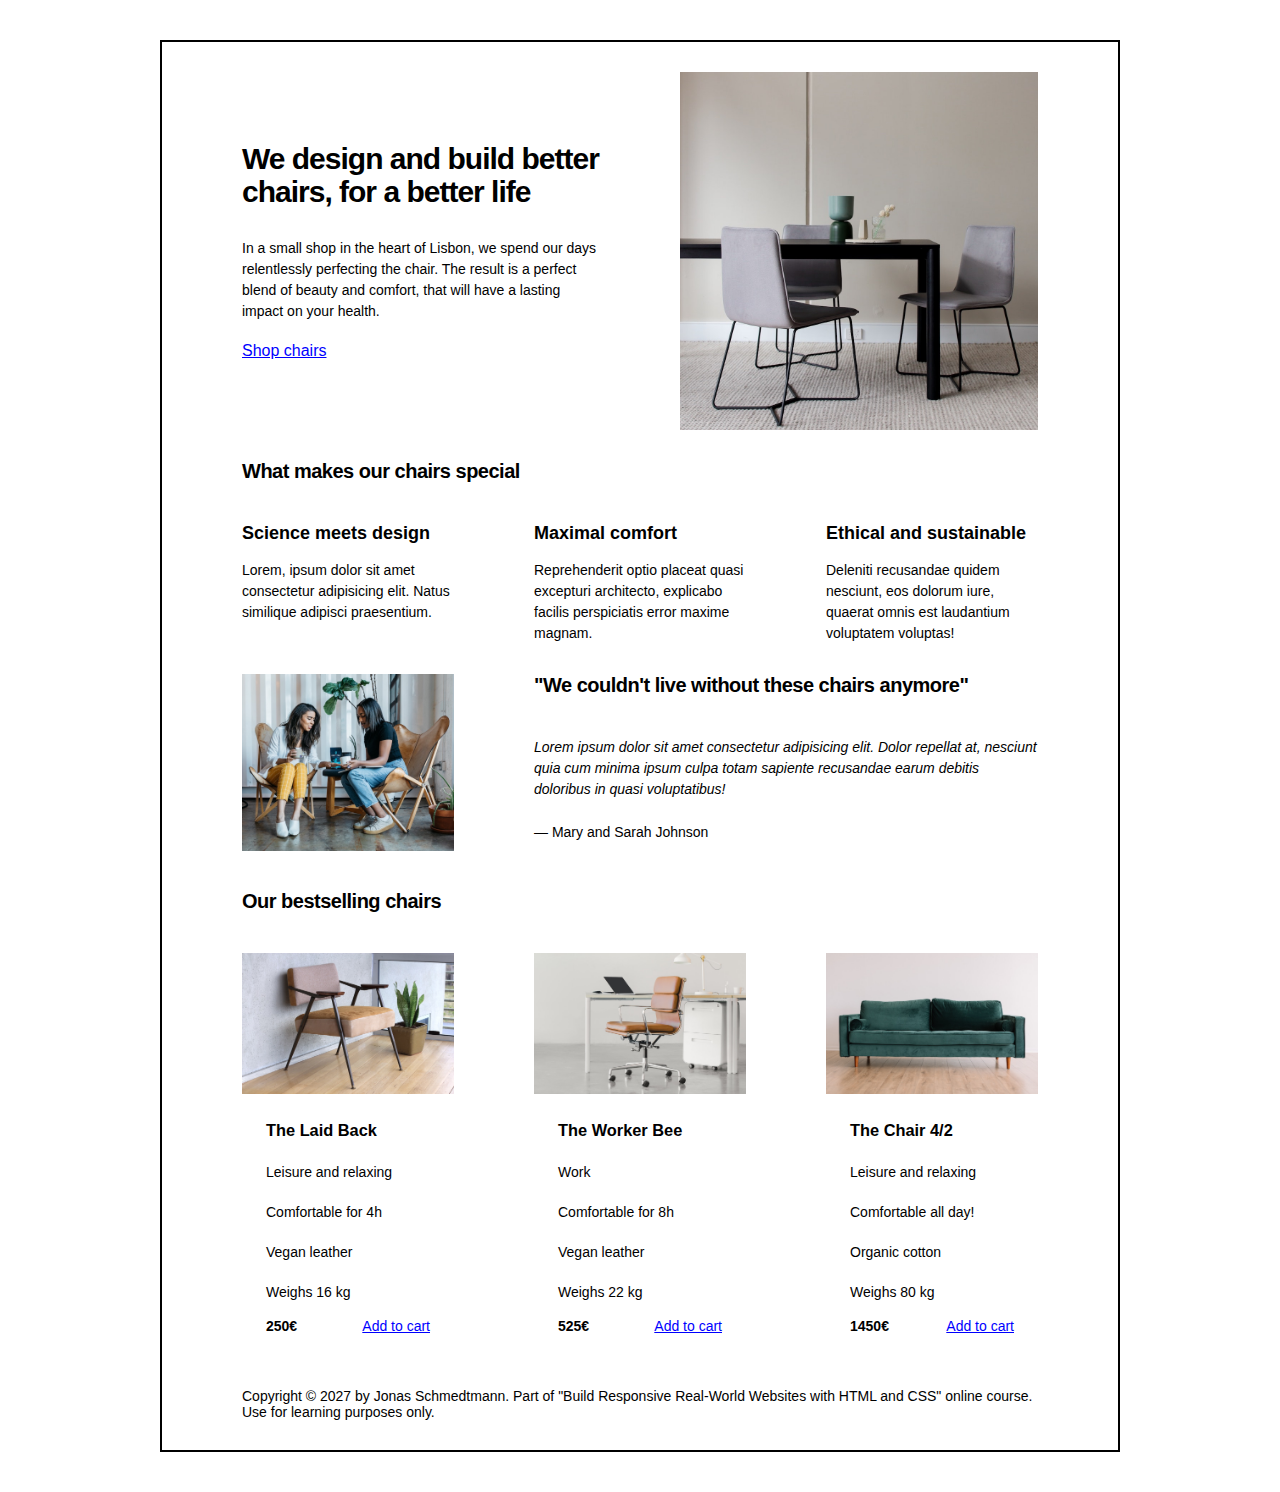
<file: 05-Design-lab11-12/lab11.1.html>
<!DOCTYPE html>
<html lang="en">
  <head>
    <meta charset="UTF-8" />
    <meta http-equiv="X-UA-Compatible" content="IE=edge" />
    <meta name="viewport" content="width=device-width, initial-scale=1.0" />

    <link rel="stylesheet" href="lab11.1.css" />
    <title>Lisbon Chair Shop</title>
  </head>
  <body>
    <div class="container">
      <header>
        <div class="header-text-box">
          <h1>We design and build better chairs, for a better life</h1>
          <p class="header-text">
            In a small shop in the heart of Lisbon, we spend our days
            relentlessly perfecting the chair. The result is a perfect blend of
            beauty and comfort, that will have a lasting impact on your health.
          </p>
          <a class="btn btn--big" href="#">Shop chairs</a>
        </div>
        <img src="hero.jpg" alt="Photo" />
      </header>

      <section>
        <h2>What makes our chairs special</h2>
        <div class="grid-3-cols">
          <div>
            <p class="features-title"><strong>Science meets design</strong></p>
            <p class="features-text">
              Lorem, ipsum dolor sit amet consectetur adipisicing elit. Natus
              similique adipisci praesentium.
            </p>
          </div>

          <div>
            <p class="features-title">
              <strong>Maximal comfort</strong>
            </p>
            <p class="features-text">
              Reprehenderit optio placeat quasi excepturi architecto, explicabo
              facilis perspiciatis error maxime magnam.
            </p>
          </div>

          <div>
            <p class="features-title">
              <strong>Ethical and sustainable</strong>
            </p>
            <p class="features-text">
              Deleniti recusandae quidem nesciunt, eos dolorum iure, quaerat
              omnis est laudantium voluptatem voluptas!
            </p>
          </div>
        </div>
      </section>

      <section class="testimonial-section">
        <div class="grid-3-cols">
          <img src="customers.jpg" alt="People sitting on chairs" />
          <div class="testimonial-box">
            <h2>"We couldn't live without these chairs anymore"</h2>
            <blockquote class="testimonial-text">
              Lorem ipsum dolor sit amet consectetur adipisicing elit. Dolor
              repellat at, nesciunt quia cum minima ipsum culpa totam sapiente
              recusandae earum debitis doloribus in quasi voluptatibus!
            </blockquote>
            <p class="testimonial-author">&mdash; Mary and Sarah Johnson</p>
          </div>
        </div>
      </section>

      <section>
        <h2>Our bestselling chairs</h2>
        <div class="grid-3-cols">
          <figure class="chair">
            <img src="chair-1.jpg" alt="Chair" />
            <div class="chair-box">
              <h3>The Laid Back</h3>
              <ul class="chair-details">
                <li>
                  <!-- Span is a generic INLINE text element, it doesn't have any meaning. It's like a div element, but inline -->
                  <span>Leisure and relaxing</span>
                </li>
                <li>
                  <span>Comfortable for 4h</span>
                </li>
                <li>
                  <span>Vegan leather</span>
                </li>
                <li>
                  <span>Weighs 16 kg</span>
                </li>
              </ul>
              <div class="chair-price">
                <strong>250€</strong>
                <a href="#" class="btn btn--small">Add to cart</a>
              </div>
            </div>
          </figure>

          <figure class="chair">
            <img src="chair-2.jpg" alt="Chair" />
            <div class="chair-box">
              <h3>The Worker Bee</h3>
              <ul class="chair-details">
                <li>
                  <span>Work</span>
                </li>
                <li>
                  <span>Comfortable for 8h</span>
                </li>
                <li>
                  <span>Vegan leather</span>
                </li>
                <li>
                  <span>Weighs 22 kg</span>
                </li>
              </ul>
              <div class="chair-price">
                <strong>525€</strong>
                <a href="#" class="btn btn--small">Add to cart</a>
              </div>
            </div>
          </figure>

          <figure class="chair">
            <img src="chair-3.jpg" alt="Chair" />
            <div class="chair-box">
              <h3>The Chair 4/2</h3>
              <ul class="chair-details">
                <li>
                  <span>Leisure and relaxing</span>
                </li>
                <li>
                  <span>Comfortable all day!</span>
                </li>
                <li>
                  <span>Organic cotton</span>
                </li>
                <li>
                  <span>Weighs 80 kg</span>
                </li>
              </ul>
              <div class="chair-price">
                <strong>1450€</strong>
                <a href="#" class="btn btn--small">Add to cart</a>
              </div>
            </div>
          </figure>
        </div>
      </section>

      <footer>
        Copyright &copy; 2027 by Jonas Schmedtmann. Part of "Build Responsive
        Real-World Websites with HTML and CSS" online course. Use for learning
        purposes only.
      </footer>
    </div>
  </body>
</html>
</file>
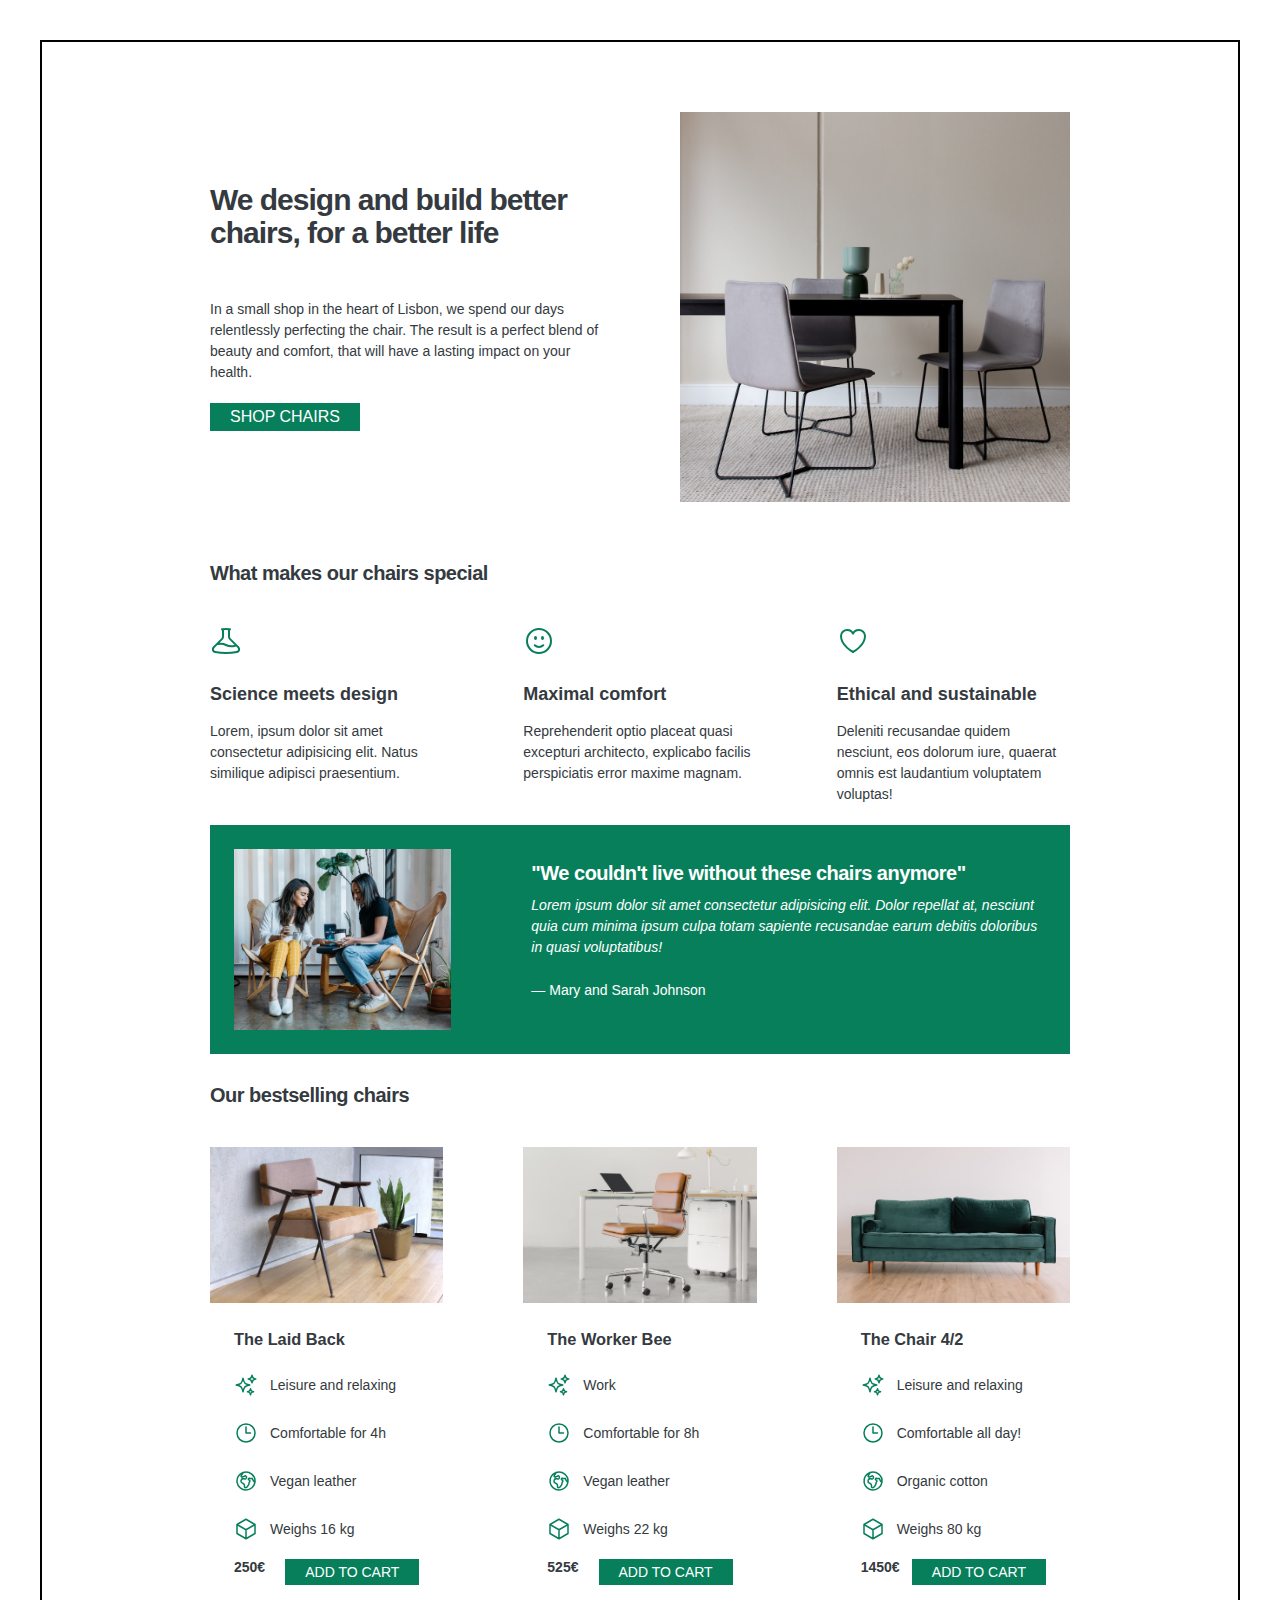
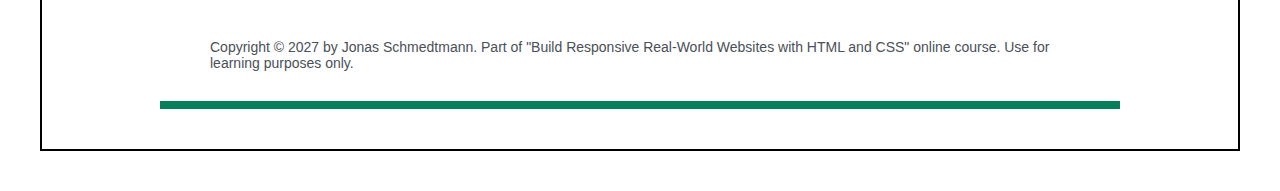
<file: 05-Design-lab11-12/lab12.1.html>
<!DOCTYPE html>
<html lang="en">
  <head>
    <meta charset="UTF-8" />
    <meta http-equiv="X-UA-Compatible" content="IE=edge" />
    <meta name="viewport" content="width=device-width, initial-scale=1.0" />

    <link rel="stylesheet" href="lab12.1.css" />
    <title>Lisbon Chair Shop</title>
  </head>
  <body>
    <div class="container">
      <header>
        <div class="header-text-box">
          <h1>We design and build better chairs, for a better life</h1>
          <p class="header-text">
            In a small shop in the heart of Lisbon, we spend our days
            relentlessly perfecting the chair. The result is a perfect blend of
            beauty and comfort, that will have a lasting impact on your health.
          </p>
          <a class="btn btn--big" href="#">Shop chairs</a>
        </div>
        <img src="hero.jpg" alt="Photo" />
      </header>

      <section>
        <h2>What makes our chairs special</h2>
        <div class="grid-3-cols">
          <div>
            <svg xmlns="http://www.w3.org/2000/svg" 
            fill="none" viewBox="0 0 24 24" 
            stroke-width="1.5" stroke="currentColor" class="features-icon">
              <path stroke-linecap="round" 
              stroke-linejoin="round" 
              d="M9.75 3.104v5.714a2.25 2.25 0 01-.659 1.591L5 14.5M9.75 3.104c-.251.023-.501.05-.75.082m.75-.082a24.301 24.301 0 014.5 
              0m0 0v5.714c0 .597.237 1.17.659 1.591L19.8 15.3M14.25 3.104c.251.023.501.05.75.082M19.8 15.3l-1.57.393A9.065 9.065 0 0112 
              15a9.065 9.065 0 00-6.23-.693L5 14.5m14.8.8l1.402 1.402c1.232 1.232.65 3.318-1.067 3.611A48.309 48.309 0 0112 21c-2.773 0-5.491-.235-8.135-.687-1.718-.293-2.3-2.379-1.067-3.61L5 14.5" />
            </svg>
            <p class="features-title"><strong>Science meets design</strong></p>
            <p class="features-text">
              Lorem, ipsum dolor sit amet consectetur adipisicing elit. Natus
              similique adipisci praesentium.
            </p>
          </div>

          <div>
            <svg xmlns="http://www.w3.org/2000/svg" 
            fill="none" viewBox="0 0 24 24" 
            stroke-width="1.5" stroke="currentColor" class="features-icon">
              <path stroke-linecap="round" 
              stroke-linejoin="round" 
              d="M15.182 15.182a4.5 4.5 0 01-6.364 0M21 12a9 9 0 11-18 0 9 9 0 0118 0zM9.75 9.75c0 .414-.168.75-.375.75S9 10.164 9 
              9.75 9.168 9 9.375 9s.375.336.375.75zm-.375 0h.008v.015h-.008V9.75zm5.625 0c0 
              .414-.168.75-.375.75s-.375-.336-.375-.75.168-.75.375-.75.375.336.375.75zm-.375 0h.008v.015h-.008V9.75z" />
            </svg>            
            <p class="features-title">
              <strong>Maximal comfort</strong>
            </p>
            <p class="features-text">
              Reprehenderit optio placeat quasi excepturi architecto, explicabo
              facilis perspiciatis error maxime magnam.
            </p>
          </div>

          <div>
            <svg xmlns="http://www.w3.org/2000/svg" 
            fill="none" viewBox="0 0 24 24" stroke-width="1.5" 
            stroke="currentColor" class="features-icon">
              <path stroke-linecap="round" 
              stroke-linejoin="round" 
              d="M21 8.25c0-2.485-2.099-4.5-4.688-4.5-1.935 0-3.597 1.126-4.312 2.733-.715-1.607-2.377-2.733-4.313-2.733C5.1 3.75 3 
              5.765 3 8.25c0 7.22 9 12 9 12s9-4.78 9-12z" />
            </svg>            
            <p class="features-title">
              <strong>Ethical and sustainable</strong>
            </p>
            <p class="features-text">
              Deleniti recusandae quidem nesciunt, eos dolorum iure, quaerat
              omnis est laudantium voluptatem voluptas!
            </p>
          </div>
        </div>
      </section>

      <section class="testimonial-section">
        <div class="grid-3-cols">
          <img src="customers.jpg" alt="People sitting on chairs" />
          <div class="testimonial-box">
            <h2>"We couldn't live without these chairs anymore"</h2>
            <blockquote class="testimonial-text">
              Lorem ipsum dolor sit amet consectetur adipisicing elit. Dolor
              repellat at, nesciunt quia cum minima ipsum culpa totam sapiente
              recusandae earum debitis doloribus in quasi voluptatibus!
            </blockquote>
            <p class="testimonial-author">&mdash; Mary and Sarah Johnson</p>
          </div>
        </div>
      </section>

      <section>
        <h2>Our bestselling chairs</h2>
        <div class="grid-3-cols">
          <figure class="chair">
            <img src="chair-1.jpg" alt="Chair" />
            <div class="chair-box">
              <h3>The Laid Back</h3>
              <ul class="chair-details">
                <li>
                  <!-- Span is a generic INLINE text element, it doesn't have any meaning. It's like a div element, but inline -->
                  <svg xmlns="http://www.w3.org/2000/svg" 
                  fill="none" viewBox="0 0 24 24" 
                  stroke-width="1.5" stroke="currentColor" 
                  class="chair-icon">
                    <path stroke-linecap="round" 
                    stroke-linejoin="round" 
                    d="M9.813 15.904L9 18.75l-.813-2.846a4.5 4.5 0 00-3.09-3.09L2.25 12l2.846-.813a4.5 4.5 0 003.09-3.09L9 5.25l.813 
                    2.846a4.5 4.5 0 003.09 3.09L15.75 12l-2.846.813a4.5 4.5 0 00-3.09 3.09zM18.259 8.715L18 9.75l-.259-1.035a3.375 3.375 0 
                    00-2.455-2.456L14.25 6l1.036-.259a3.375 3.375 0 002.455-2.456L18 2.25l.259 1.035a3.375 3.375 0 002.456 2.456L21.75 6l-1.035.259a3.375 3.375 0 00-2.456 
                    2.456zM16.894 20.567L16.5 21.75l-.394-1.183a2.25 2.25 0 00-1.423-1.423L13.5 18.75l1.183-.394a2.25 2.25 0 001.423-1.423l.394-1.183.394 1.183a2.25 2.25 0 
                    001.423 1.423l1.183.394-1.183.394a2.25 2.25 0 00-1.423 1.423z" />
                  </svg>                  
                  <span>Leisure and relaxing</span>
                </li>
                <li>
                  <svg xmlns="http://www.w3.org/2000/svg" 
                  fill="none" viewBox="0 0 24 24" 
                  stroke-width="1.5" stroke="currentColor" 
                  class="chair-icon">
                    <path stroke-linecap="round" 
                    stroke-linejoin="round" d="M12 6v6h4.5m4.5 0a9 9 0 11-18 0 9 9 0 0118 0z" />
                  </svg>                  
                  <span>Comfortable for 4h</span>
                </li>
                <li>
                  <svg xmlns="http://www.w3.org/2000/svg" 
                  fill="none" viewBox="0 0 24 24" 
                  stroke-width="1.5" stroke="currentColor" 
                  class="chair-icon">
                    <path stroke-linecap="round" 
                    stroke-linejoin="round" d="M20.893 13.393l-1.135-1.135a2.252 2.252 0 01-.421-.585l-1.08-2.16a.414.414 0 
                    00-.663-.107.827.827 0 01-.812.21l-1.273-.363a.89.89 0 00-.738 1.595l.587.39c.59.395.674 1.23.172 
                    1.732l-.2.2c-.212.212-.33.498-.33.796v.41c0 .409-.11.809-.32 1.158l-1.315 2.191a2.11 2.11 0 01-1.81 
                    1.025 1.055 1.055 0 01-1.055-1.055v-1.172c0-.92-.56-1.747-1.414-2.089l-.655-.261a2.25 2.25 0 
                    01-1.383-2.46l.007-.042a2.25 2.25 0 01.29-.787l.09-.15a2.25 2.25 0 012.37-1.048l1.178.236a1.125 1.125 0 
                    001.302-.795l.208-.73a1.125 1.125 0 00-.578-1.315l-.665-.332-.091.091a2.25 2.25 0 01-1.591.659h-.18c-.249 
                    0-.487.1-.662.274a.931.931 0 01-1.458-1.137l1.411-2.353a2.25 2.25 0 00.286-.76m11.928 9.869A9 9 0 008.965 3.525m11.928 9.868A9 
                    9 0 118.965 3.525" />
                  </svg>
                  <span>Vegan leather</span>
                </li>
                <li>
                  <svg xmlns="http://www.w3.org/2000/svg" 
                  fill="none" viewBox="0 0 24 24" 
                  stroke-width="1.5" stroke="currentColor" 
                  class="chair-icon">
                    <path stroke-linecap="round" 
                    stroke-linejoin="round" 
                    d="M21 7.5l-9-5.25L3 7.5m18 0l-9 5.25m9-5.25v9l-9 5.25M3 7.5l9 5.25M3 7.5v9l9 5.25m0-9v9" />
                  </svg>
                                  
                  <span>Weighs 16 kg</span>
                </li>
              </ul>
              <div class="chair-price">
                <strong>250€</strong>
                <a href="#" class="btn btn--small">Add to cart</a>
              </div>
            </div>
          </figure>

          <figure class="chair">
            <img src="chair-2.jpg" alt="Chair" />
            <div class="chair-box">
              <h3>The Worker Bee</h3>
              <ul class="chair-details">
                <li>
                  <svg xmlns="http://www.w3.org/2000/svg" 
                  fill="none" viewBox="0 0 24 24" 
                  stroke-width="1.5" stroke="currentColor" 
                  class="chair-icon">
                    <path stroke-linecap="round" 
                    stroke-linejoin="round" 
                    d="M9.813 15.904L9 18.75l-.813-2.846a4.5 4.5 0 00-3.09-3.09L2.25 12l2.846-.813a4.5 4.5 0 003.09-3.09L9 
                    5.25l.813 2.846a4.5 4.5 0 003.09 3.09L15.75 12l-2.846.813a4.5 4.5 0 00-3.09 3.09zM18.259 8.715L18 
                    9.75l-.259-1.035a3.375 3.375 0 00-2.455-2.456L14.25 6l1.036-.259a3.375 3.375 0 002.455-2.456L18 2.25l.259 
                    1.035a3.375 3.375 0 002.456 2.456L21.75 6l-1.035.259a3.375 3.375 0 00-2.456 2.456zM16.894 20.567L16.5 21.75l-.394-1.183a2.25 
                    2.25 0 00-1.423-1.423L13.5 18.75l1.183-.394a2.25 2.25 0 001.423-1.423l.394-1.183.394 1.183a2.25 2.25 0 001.423 
                    1.423l1.183.394-1.183.394a2.25 2.25 0 00-1.423 1.423z" />
                  </svg> 
                  <span>Work</span>
                </li>
                <li>
                  <svg xmlns="http://www.w3.org/2000/svg" 
                  fill="none" viewBox="0 0 24 24" 
                  stroke-width="1.5" stroke="currentColor" 
                  class="chair-icon">
                    <path stroke-linecap="round" 
                    stroke-linejoin="round" d="M12 6v6h4.5m4.5 0a9 9 0 11-18 0 9 9 0 0118 0z" />
                  </svg>     
                  <span>Comfortable for 8h</span>
                </li>
                <li>
                  <svg xmlns="http://www.w3.org/2000/svg" 
                  fill="none" viewBox="0 0 24 24" 
                  stroke-width="1.5" stroke="currentColor" 
                  class="chair-icon">
                    <path stroke-linecap="round" 
                    stroke-linejoin="round" 
                    d="M20.893 13.393l-1.135-1.135a2.252 2.252 0 01-.421-.585l-1.08-2.16a.414.414 0 00-.663-.107.827.827 0 
                    01-.812.21l-1.273-.363a.89.89 0 00-.738 1.595l.587.39c.59.395.674 1.23.172 1.732l-.2.2c-.212.212-.33.498-.33.796v.41c0 
                    .409-.11.809-.32 1.158l-1.315 2.191a2.11 2.11 0 01-1.81 1.025 1.055 1.055 0 01-1.055-1.055v-1.172c0-.92-.56-1.747-1.414-2.089l-.655-.261a2.25 
                    2.25 0 01-1.383-2.46l.007-.042a2.25 2.25 0 01.29-.787l.09-.15a2.25 2.25 0 012.37-1.048l1.178.236a1.125 1.125 0 001.302-.795l.208-.73a1.125 1.125 0 
                    00-.578-1.315l-.665-.332-.091.091a2.25 2.25 0 01-1.591.659h-.18c-.249 0-.487.1-.662.274a.931.931 0 01-1.458-1.137l1.411-2.353a2.25 2.25 0 00.286-.76m11.928 
                    9.869A9 9 0 008.965 3.525m11.928 9.868A9 9 0 118.965 3.525" />
                  </svg>
                  <span>Vegan leather</span>
                </li>
                <li>
                  <svg xmlns="http://www.w3.org/2000/svg" 
                  fill="none" viewBox="0 0 24 24" 
                  stroke-width="1.5" stroke="currentColor" class="chair-icon">
                    <path stroke-linecap="round" 
                    stroke-linejoin="round" 
                    d="M21 7.5l-9-5.25L3 7.5m18 0l-9 5.25m9-5.25v9l-9 5.25M3 7.5l9 5.25M3 7.5v9l9 5.25m0-9v9" />
                  </svg>
                  <span>Weighs 22 kg</span>
                </li>
              </ul>
              <div class="chair-price">
                <strong>525€</strong>
                <a href="#" class="btn btn--small">Add to cart</a>
              </div>
            </div>
          </figure>

          <figure class="chair">
            <img src="chair-3.jpg" alt="Chair" />
            <div class="chair-box">
              <h3>The Chair 4/2</h3>
              <ul class="chair-details">
                <li>
                  <svg xmlns="http://www.w3.org/2000/svg"
                   fill="none" viewBox="0 0 24 24" 
                   stroke-width="1.5" stroke="currentColor" 
                   class="chair-icon">
                    <path stroke-linecap="round" 
                    stroke-linejoin="round" 
                    d="M9.813 15.904L9 18.75l-.813-2.846a4.5 4.5 0 00-3.09-3.09L2.25 
                    12l2.846-.813a4.5 4.5 0 003.09-3.09L9 5.25l.813 2.846a4.5 4.5 0 003.09 3.09L15.75 12l-2.846.813a4.5 4.5 0 00-3.09 
                    3.09zM18.259 8.715L18 9.75l-.259-1.035a3.375 3.375 0 00-2.455-2.456L14.25 6l1.036-.259a3.375 3.375 0 002.455-2.456L18 2.25l.259 
                    1.035a3.375 3.375 0 002.456 2.456L21.75 6l-1.035.259a3.375 3.375 0 00-2.456 2.456zM16.894 20.567L16.5 21.75l-.394-1.183a2.25 
                    2.25 0 00-1.423-1.423L13.5 18.75l1.183-.394a2.25 2.25 0 001.423-1.423l.394-1.183.394 1.183a2.25 
                    2.25 0 001.423 1.423l1.183.394-1.183.394a2.25 2.25 0 00-1.423 1.423z" />
                  </svg>
                  <span>Leisure and relaxing</span>
                </li>
                <li>
                  <svg xmlns="http://www.w3.org/2000/svg"
                   fill="none" viewBox="0 0 24 24" 
                   stroke-width="1.5" stroke="currentColor" 
                   class="chair-icon">
                    <path stroke-linecap="round" 
                    stroke-linejoin="round" d="M12 6v6h4.5m4.5 0a9 9 0 11-18 0 9 9 0 0118 0z" />
                  </svg>     
                  <span>Comfortable all day!</span>
                </li>
                <li>
                  <svg xmlns="http://www.w3.org/2000/svg" 
                  fill="none" viewBox="0 0 24 24" stroke-width="1.5" 
                  stroke="currentColor" class="chair-icon">
                    <path stroke-linecap="round" 
                    stroke-linejoin="round" 
                    d="M20.893 13.393l-1.135-1.135a2.252 2.252 0 01-.421-.585l-1.08-2.16a.414.414 0 00-.663-.107.827.827 0 
                    01-.812.21l-1.273-.363a.89.89 0 00-.738 1.595l.587.39c.59.395.674 1.23.172 1.732l-.2.2c-.212.212-.33.498-.33.796v.41c0 
                    .409-.11.809-.32 1.158l-1.315 2.191a2.11 2.11 0 01-1.81 1.025 1.055 1.055 0 01-1.055-1.055v-1.172c0-.92-.56-1.747-1.414-2.089l-.655-.261a2.25 
                    2.25 0 01-1.383-2.46l.007-.042a2.25 2.25 0 01.29-.787l.09-.15a2.25 2.25 0 012.37-1.048l1.178.236a1.125 1.125 0 001.302-.795l.208-.73a1.125 1.125 0 
                    00-.578-1.315l-.665-.332-.091.091a2.25 2.25 0 01-1.591.659h-.18c-.249 0-.487.1-.662.274a.931.931 0 01-1.458-1.137l1.411-2.353a2.25 2.25 0 00.286-.76m11.928 
                    9.869A9 9 0 008.965 3.525m11.928 9.868A9 9 0 118.965 3.525" />
                  </svg>
                  <span>Organic cotton</span>
                </li>
                <li>
                  <svg xmlns="http://www.w3.org/2000/svg" 
                  fill="none" viewBox="0 0 24 24" 
                  stroke-width="1.5" stroke="currentColor" 
                  class="chair-icon">
                    <path stroke-linecap="round" 
                    stroke-linejoin="round" 
                    d="M21 7.5l-9-5.25L3 7.5m18 0l-9 5.25m9-5.25v9l-9 5.25M3 7.5l9 5.25M3 7.5v9l9 5.25m0-9v9" />
                  </svg>
                  <span>Weighs 80 kg</span>
                </li>
              </ul>
              <div class="chair-price">
                <strong>1450€</strong>
                <a href="#" class="btn btn--small">Add to cart</a>
              </div>
            </div>
          </figure>
        </div>
      </section>

      <footer>
        Copyright &copy; 2027 by Jonas Schmedtmann. Part of "Build Responsive
        Real-World Websites with HTML and CSS" online course. Use for learning
        purposes only.
      </footer>
    </div>
  </body>
</html>
</file>
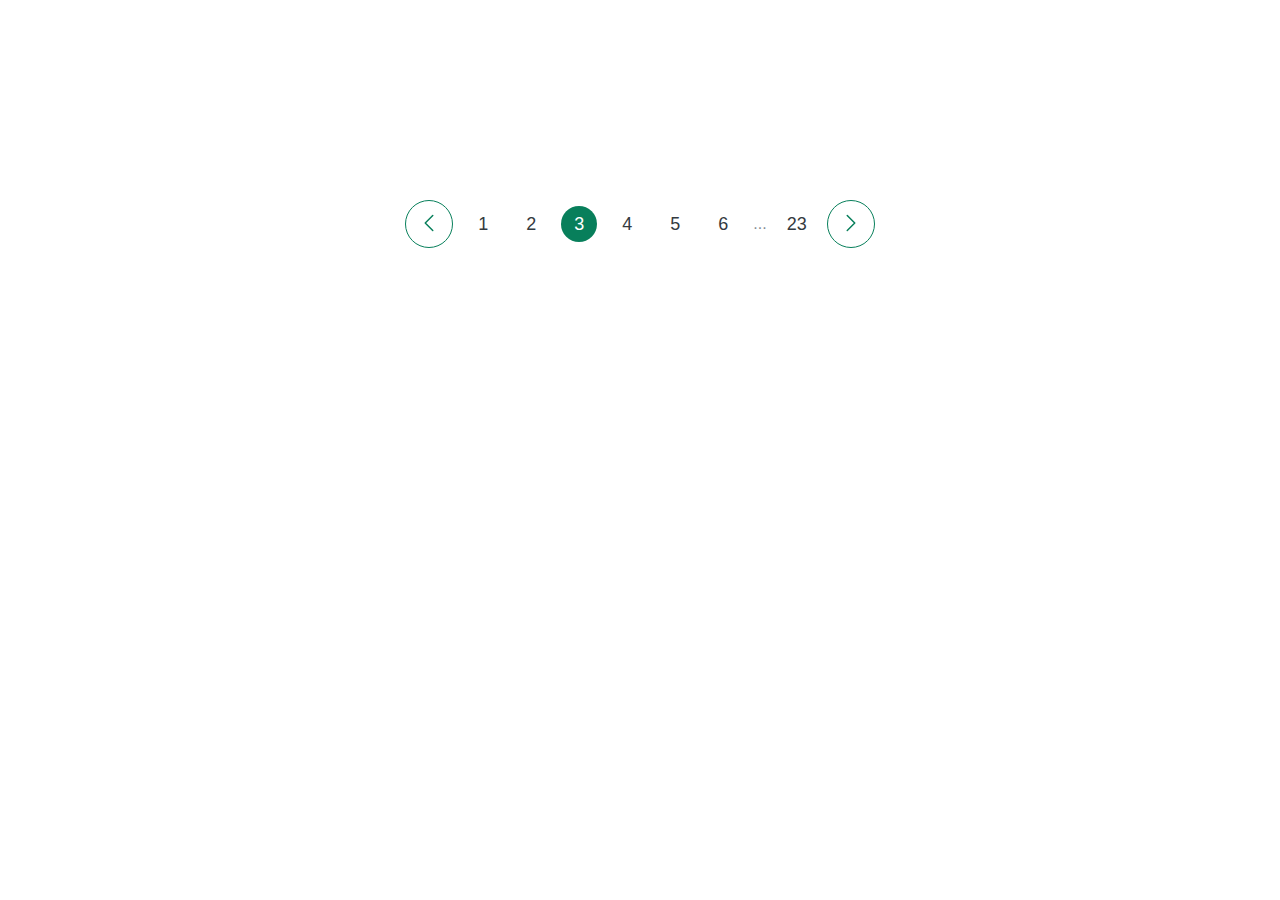
<file: 06-Components-lab14-15/04-pagination.html>
<!DOCTYPE html>
<html lang="en">
<head>
    <meta charset="UTF-8">
    <meta http-equiv="X-UA-Compatible" content="IE=edge">
    <meta name="viewport" content="width=device-width, initial-scale=1.0">
    <title>Pagination Component</title>
    <style>
    /*
        SPACING SYSTEM (px)
        2 / 4 / 8 / 12 / 16 / 24 / 32 / 48 / 64 / 80 / 96 / 128

        FONT SIZE SYSTEM (px)
        10 / 12 / 14 / 16 / 18 / 20 / 24 / 30 / 36 / 44 / 52 / 62 / 74 / 86 / 98
    */
    /* 
        MAIN COLOR: #087f5b
        GREY COLOR: #343a40 
    */
    * {
        margin: 0;
        padding: 0;
        box-sizing: border-box;
    }
    body {
        font-family: "Inter", sans-serif;
        color: #343a40;
        line-height: 1;
        display: flex;
        justify-content: center;
    }
    .pagition {
        display: flex;
        align-items: center;
        gap: 12px;
        margin-top: 200px;
    }
    .btn {
        border: 1px solid #087f5b;
        height: 48px;
        width: 48px;
        border-radius: 50%;
        background: none;
        cursor: pointer;
    }
    .btn:hover {
        background-color: #087f5b;
    }
    .btn:hover .btn-icon {
        stroke: #fff;
    }
    .btn-icon {
        height: 24px;
        width: 24px;
        stroke: #087f5b;
    }
    .page-link:link, 
    .page-link:visited {
        font-size: 18px;
        color: #343a40;
        text-decoration: none;
        height: 36px;
        width: 36px;
        border-radius: 50px;
        display: flex;
        align-items: center;
        justify-content: center;
    }
    .page-link:hover,
    .page-link:active,
    .page-link.page-link--current {
        background-color: #087f5b;
        color: #fff;
    }
    .dots {
        color: #868e96;
    }
    
    </style>
</head>
<body>
    <div class="pagition">
        <button class="btn">
            <svg xmlns="http://www.w3.org/2000/svg" fill="none" viewBox="0 0 24 24" stroke-width="1.5" 
            stroke="currentColor" class="btn-icon">
                <path stroke-linecap="round" stroke-linejoin="round" d="M15.75 19.5L8.25 12l7.5-7.5" />
              </svg>    
        </button>
        <a href="#" class="page-link">1</a>
        <a href="#" class="page-link">2</a>
        <a href="#" class="page-link page-link--current">3</a>
        <a href="#" class="page-link">4</a>
        <a href="#" class="page-link">5</a>
        <a href="#" class="page-link">6</a>
        <span class="dots">...</span>
        <a href="#" class="page-link">23</a>
        <button class="btn">
            <svg xmlns="http://www.w3.org/2000/svg" fill="none" 
            viewBox="0 0 24 24" stroke-width="1.5" 
            stroke="currentColor" 
            class="btn-icon">
                <path stroke-linecap="round" 
                stroke-linejoin="round" d="M8.25 4.5l7.5 7.5-7.5 7.5" />
              </svg>              
        </button>
    </div>
</body>
</html>
</file>
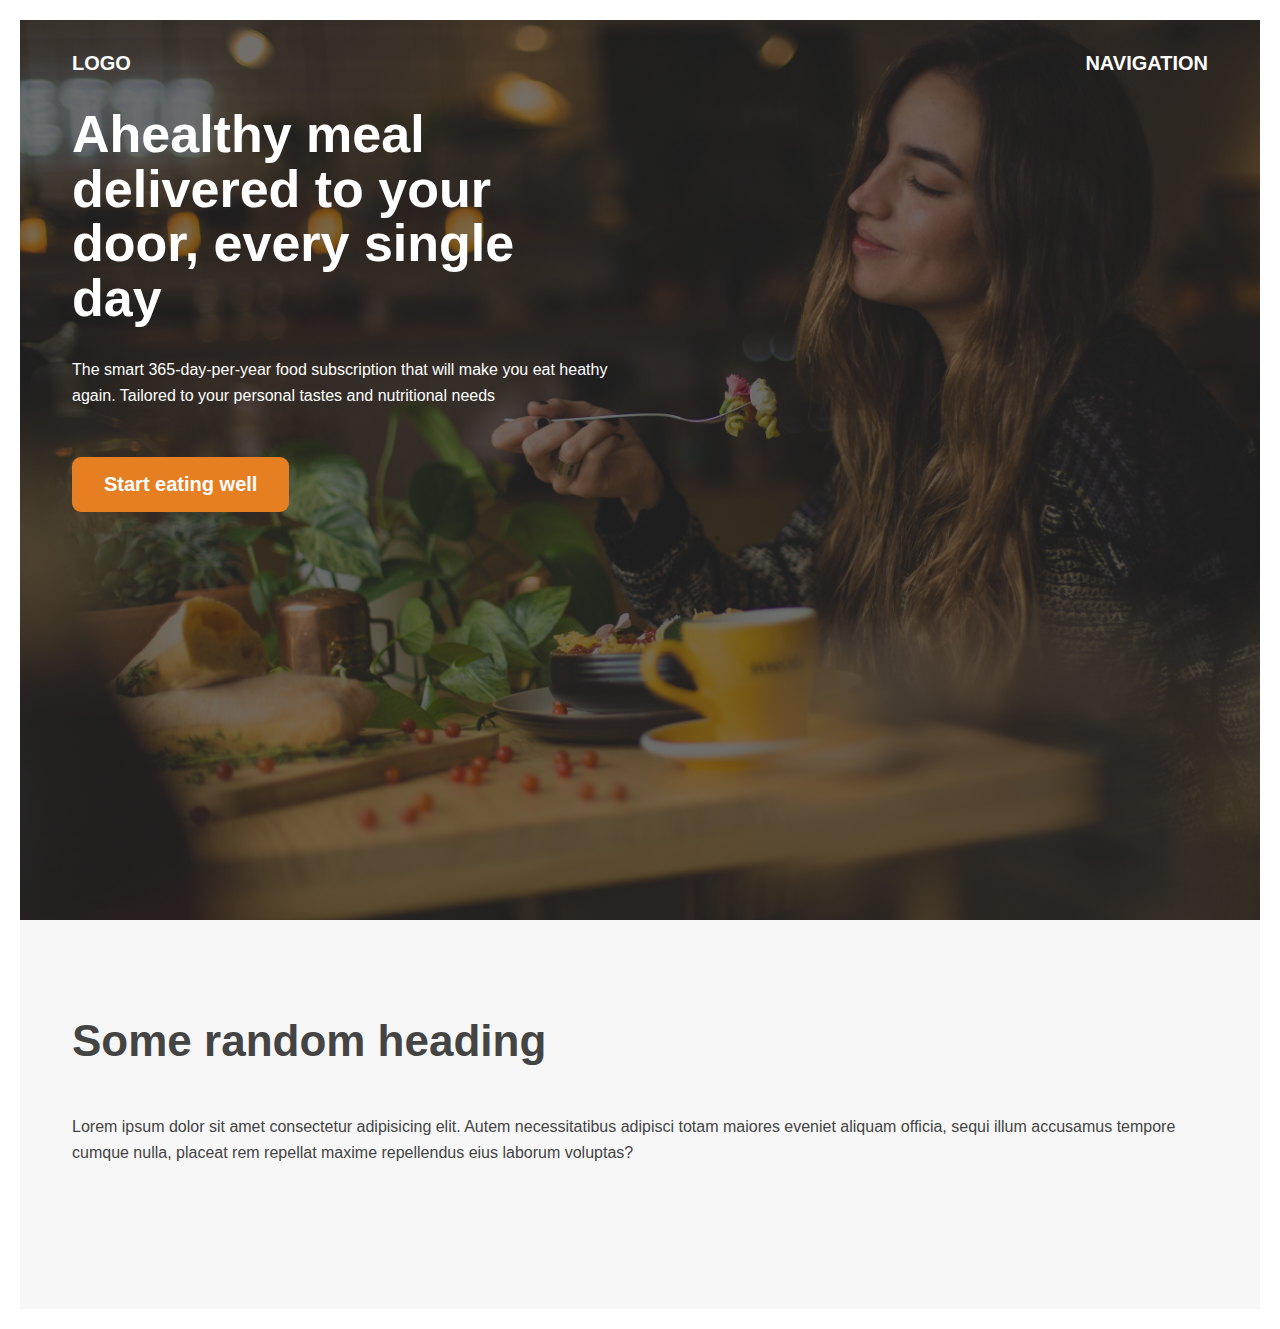
<file: 06-Components-lab14-15/05-hero.html>
<!DOCTYPE html>
<html lang="en">
  <head>
    <meta charset="UTF-8" />
    <meta http-equiv="X-UA-Compatible" content="IE=edge" />
    <meta name="viewport" content="width=device-width, initial-scale=1.0" />
    <title>05-hero</title>

    <style>
      * {
        margin: 0;
        padding: 0;
        box-sizing: border-box;
      }

      html {
        font-family: "Rubik", sans-serif;
        color: #444;
        margin: 20px;
      }
      .container {
        margin: 0 auto;
        width: 1200px;
      }
      header {
        height: 100vh;
        position: relative;
        /* background-color: orangered; */
        background-image: linear-gradient(
            rgba(34, 34, 34, 0.6),
            rgba(34, 34, 34, 0.6)
          ),
          url(hero.jpg);
        background-size: cover;
        color: #fff;
      }
      .header-container {
        width: 1200px;
        position: absolute;
        left: 50%;
        top: 50px;
        transform: translate(-50%, -50%);
      }
      .header-container-inner {
        width: 50%;
        padding: 0 32px;
      }
      nav {
        /* display: block; */
        font-size: 20px;
        font-weight: 700;
        display: flex;
        justify-content: space-between;
        padding: 32px 32px;
        /* background-color: green; */
      }
      h1 {
        font-size: 52px;
        margin-bottom: 32px;
        line-height: 1.05;
      }
      p {
        font: 20px;
        line-height: 1.6;
        margin-bottom: 48px;
      }
      .btn:link,
      .btn:visited {
        font-size: 20px;
        font-weight: 600;
        background-color: #e67e22;
        color: #fff;
        text-decoration: none;
        display: inline-block;
        padding: 16px 32px;
        border-radius: 9px;
      }
      .btn:hover,
      btn:active {
        font-size: 30px;
      }
      h2 {
        font-size: 44px;
        margin-bottom: 48px;
        padding: 0 32px;
      }
      section {
        padding: 96px 0;
        background-color: #f7f7f7;
      }
      section p {
        padding: 0 32px;
      }
    </style>
  </head>
  <body>
    <header>
      <nav class="container">
        <div>LOGO</div>
        <div>NAVIGATION</div>
      </nav>
      <div class="header_container container">
        <div class="header-container-inner">
          <h1>Ahealthy meal delivered to your door, every single day</h1>
          <p>
            The smart 365-day-per-year food subscription that will make you eat
            heathy again. Tailored to your personal tastes and nutritional needs
          </p>
          <a href="#" class="btn">Start eating well</a>
        </div>
      </div>
    </header>
    <section>
      <div class="container">
        <h2>Some random heading</h2>
        <p>
          Lorem ipsum dolor sit amet consectetur adipisicing elit. Autem
          necessitatibus adipisci totam maiores eveniet aliquam officia, sequi
          illum accusamus tempore cumque nulla, placeat rem repellat maxime
          repellendus eius laborum voluptas?
        </p>
      </div>
    </section>
  </body>
</html>
</file>
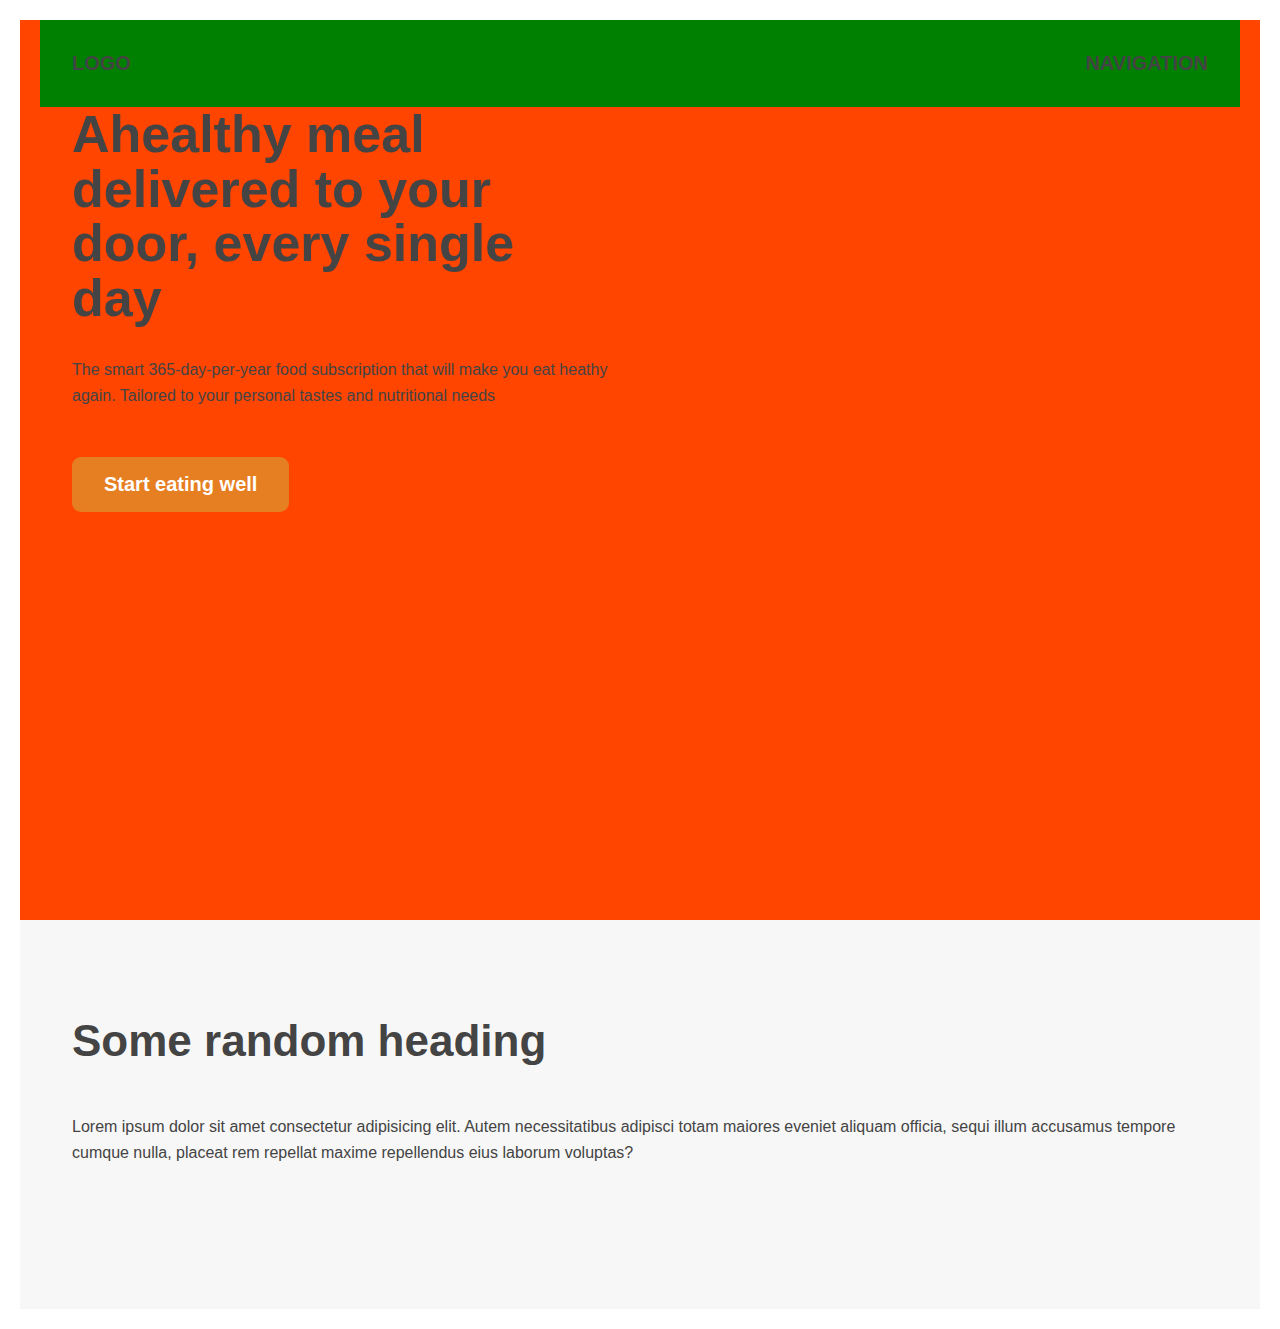
<file: 06-Components-lab14-15/lab15.1.html>
<!DOCTYPE html>
<html lang="en">
  <head>
    <meta charset="UTF-8" />
    <meta http-equiv="X-UA-Compatible" content="IE=edge" />
    <meta name="viewport" content="width=device-width, initial-scale=1.0" />
    <title>05-hero</title>

    <style>
      * {
        margin: 0;
        padding: 0;
        box-sizing: border-box;
      }

      html {
        font-family: "Rubik", sans-serif;
        color: #444;
        margin: 20px;
      }
      .container {
        margin: 0 auto;
        width: 1200px;
      }
      header {
        height: 100vh;
        position: relative;
        background-color: orangered;
        /* background-image: linear-gradient(
            rgba(34, 34, 34, 0.6),
            rgba(34, 34, 34, 0.6)
          ),
          url(/hero.jpg);
        background-size: cover;
        color: #fff; */
      }
      .header-container {
        width: 1200px;
        position: absolute;
        left: 50%;
        top: 50px;
        transform: translate(-50%, -50%);
      }
      .header-container-inner {
        width: 50%;
        padding: 0 32px;
      }
      nav {
        /* display: block; */
        font-size: 20px;
        font-weight: 700;
        display: flex;
        justify-content: space-between;
        padding: 32px 32px;
        background-color: green;
      }
      h1 {
        font-size: 52px;
        margin-bottom: 32px;
        line-height: 1.05;
      }
      p {
        font: 20px;
        line-height: 1.6;
        margin-bottom: 48px;
      }
      .btn:link,
      .btn:visited {
        font-size: 20px;
        font-weight: 600;
        background-color: #e67e22;
        color: #fff;
        text-decoration: none;
        display: inline-block;
        padding: 16px 32px;
        border-radius: 9px;
      }
      .btn:hover,
      btn:active {
        font-size: 30px;
      }
      h2 {
        font-size: 44px;
        margin-bottom: 48px;
        padding: 0 32px;
      }
      section {
        padding: 96px 0;
        background-color: #f7f7f7;
      }
      section p {
        padding: 0 32px;
      }
    </style>
  </head>
  <body>
    <header>
      <nav class="container">
        <div>LOGO</div>
        <div>NAVIGATION</div>
      </nav>
      <div class="header_container container">
        <div class="header-container-inner">
          <h1>Ahealthy meal delivered to your door, every single day</h1>
          <p>
            The smart 365-day-per-year food subscription that will make you eat
            heathy again. Tailored to your personal tastes and nutritional needs
          </p>
          <a href="#" class="btn">Start eating well</a>
        </div>
      </div>
    </header>
    <section>
      <div class="container">
        <h2>Some random heading</h2>
        <p>
          Lorem ipsum dolor sit amet consectetur adipisicing elit. Autem
          necessitatibus adipisci totam maiores eveniet aliquam officia, sequi
          illum accusamus tempore cumque nulla, placeat rem repellat maxime
          repellendus eius laborum voluptas?
        </p>
      </div>
    </section>
  </body>
</html>
</file>
<file: 05-Design-lab11-12/style.css>
/*
SPACING SYSTEM (px)
2 / 4 / 8 / 12 / 16 / 24 / 32 / 48 / 64 / 80 / 96 / 128

FONT SIZE SYSTEM (px)
10 / 12 / 14 / 16 / 18 / 20 / 24 / 30 / 36 / 44 / 52 / 62 / 74 / 86 / 98
*/

* {
  margin: 0;
  padding: 0;
  box-sizing: border-box;
}

/* ------------------------ */
/* GENERAL STYLES */
/* ------------------------ */
body {
  font-family: sans-serif;
  padding: 40px;
  margin: 40px;
  color: #343a40;
  border-bottom: 8px solid #087f5b;
  border: 2px solid black;
}

.container {
  width: 960px;
  margin: 0 auto;
  /* border: 2px solid black; */
  border-bottom: 8px solid #087f5b;
}

header,
section {
  margin: 0 50px;
}

h2 {
  margin-bottom: 10px;
  font-size: 20px;
  letter-spacing: -0.5px;
  /* margin-bottom: 20px; */
  padding: 30px 0;
}

.grid-3-cols {
  display: grid;
  grid-template-columns: repeat(3, 1fr);
  column-gap: 80px;
  /* margin-bottom: 36px; */
  /* padding: 20px; */
  font-size: 14px;
  /* background-color: #087f5b; */
}

/* ------------------------ */
/* COMPONENT STYLES */
/* ------------------------ */

/* HEADER */
header {
  display: grid;
  grid-template-columns: repeat(2, 1fr);
  column-gap: 80px;
  margin: 30px 50px;
}

.header-text-box {
  align-self: center;
  padding: 20px 0;
}

h1 {
  margin-bottom: 50px;
  font-size: 30px;
  line-height: 1.1;
  letter-spacing: -1px;
}

.header-text {
  margin-bottom: 20px;
  font-size: 14px;
  line-height: 1.5;
}
.btn:link, a:visited {
  /* color: blue; */
  padding: 5px 20px;
  background-color: #087f5b;
  color: #fff;
  text-decoration: none;
  text-transform: uppercase;
  font-weight: 500;
  display: inline-block;
  /* Lab 12.3 border radius */
  border-radius: 100px;
  
}
.btn:hover, a:active {
  background-color: #099268;
}
.btn-small {
  font-size: 14px;
  padding: 2px 12px;
}
.btn-big {
  font-size: 18px;
  padding: 16px 32px;
}
img {
  width: 100%;
  border-radius: 12px;
}

/* FEATURES */
.features-icon {
  stroke: #087f5b;
  width: 32px;
  height: 32px;
  margin-bottom: 24px;
}

.features-title {
  margin-bottom: 16px;
  font-size: 18px;
}

.features-text {
  font-size: 14px;
  line-height: 1.5;
}

/* TESTIMONIAL */
.testimonial-section {
  background-color: #087f5b;
  /* padding: 0 30px; */
  /* margin: 0 30px; */
  color: #fff;
  padding: 24px;
  margin-top: 20px;
  border-radius: 12px;
}

.testimonial-box {
  grid-column: 2 / -1;
  align-self: center;
  padding-bottom: 20px;
}

.testimonial-box h2 {
  /* font-size: 20px; */
  padding: 0;
}

.testimonial-text {
  font-style: italic;
  margin-bottom: 24px;
  font-size: 14px;
  line-height: 1.5;
  /* Lab 13.1 */
  color: #e6fcf5;
}
.testimonial-author {
  color: #c3fae8;
}
/* CHAIRS */
.chair-box {
  padding: 32px;
}

h3 {
  margin-bottom: 24px;
}

.chair-details {
  list-style: none;
  margin-bottom: 48px;
}

.chair-details li {
  display: flex;
  align-items: center;
  gap: 12px;
  margin-bottom: 24px;
}

.chair-details li:last-child {
  margin-bottom: 0;
}

.chair-icon {
  stroke: #087f5b;
  width: 24px;
  height: 24px;
}

.chair-price {
  display: flex;
  justify-content: space-between;
  font-size: 14px;
  /* Lab 13.1 Whitespace and Visual Hierarchy */
  align-items: center;
}
.chair {
  box-shadow: 0 20px 30px 0 rgba(0, 0, 0, 0.07);
  border-radius: 17px;
}
/* lab 12.3 border radius */
.chair img {
  border-bottom-left-radius: 0;
  border-bottom-right-radius: 0;
}

footer {
  font-size: 14px;
  margin: 30px 50px;
  color: #495057;
}
</file>
<file: 03-CSS-Fundamentals-lab3-10/css/lab10.21.css>
*{
    padding: 0;
    margin: 0;
    box-sizing: border-box;
}
/* kích thước dòng và font chữ */
body{
    font-family: sans-serif;
    line-height: 1.4;

}
/* 
.container {
    display: flex;
    gap: 40px;
} */

/* .product-img {
    float: left; 
    margin-top: 18px;
    margin-right: 40px;
} */

.product{
    border: 4px solid black;
    width: 852px;
    margin:50px auto;
    position: relative;

    display: grid;
    grid-template-columns: 250px 1fr 1fr;
    column-gap: 40px;

}
.sale{
    background-color: #ec2f2f;
    color: #fff;
    font-size: 12px;
    text-transform: uppercase;
    font-weight: bold;
    /* Khoảng cách chữ cho các phần tử */
    letter-spacing: 2px;
    padding: 7px 15px;
    display: inline-block;
    position: absolute;
    top: -17px;
    left: -38px;
}
.product-color {
    display: flex;
    gap: 10px
}

/* COLOR */
.color {
    background-color: #000;
    width: 22px;
    height: 22px;
    display: inline-block;
}
.color-blue {
    background-color: #2f6ee2;
}
.color-red {
    background-color: red;
}
.color-yellow {
    background-color: yellow;
}
.collor-green {
    background-color: green;
}
.color-brown {
    background-color: #885214;
}
/* PRODUCT INFORMATION */
.product-info {
    width: 243px;
    /* float: left; */
    flex: 1;
    margin-top: 2px;
}
.product-title {
    /* Căn lề */
    text-align: center;
    /* cỡ chữ */
    font-size: 22px;
    /* màu nền */
    background-color: #f7f7f7;
    /* thiết lập viết hoa cho kí tự */
    text-transform: uppercase;
    padding: 15px;

    grid-column: 1 / -1;
}
.product-price {
    display: flex;
    justify-content: space-between;
    align-items: center;
    margin-bottom: 20px;
}

.price{
    font-size: 24px;
    /* float: left; */
 
}
.shipping{
    font-size: 12px;
    color: #777;
    text-transform: uppercase;
    font-weight: bold;
    margin-bottom: 15px;
    /* float: right; */
    margin-top: 15px; 
}

.product-description {
     /* clear: both;  */
     margin-bottom: 10px;
}
.more-info:link, .more-info:visited{
    color: black;
}
.more-info:hover, .more-info:active{
    text-decoration: none;
}
/* PRODUCT DETAILS */
/* .product-details {
     width: 234px;
    float: left; 
    margin-bottom: 15px;
    margin-left: 40px;
    flex: 1;
} */

.details-title{
    font-size: 16px;
    text-transform: uppercase;
    margin-top: 15px;
    margin-bottom: 25px;
}
.details-list{
   list-style: square; 
   margin-left: 20px;
}
.details-list li{
    margin-bottom: 10px;

}
.add-cart{
    font-size: 20px;
    text-transform: uppercase;
    background-color: black;
    color: white;
    border: none;
    cursor: pointer;
    padding: 15px;
    width: 100%;
    border-top: 4px solid black;
    grid-column: 1 / -1;

}
.add-cart:hover{
    color: black;
    background-color: #fff;
}
</file>
<file: 03-CSS-Fundamentals-lab3-10/css/lab5.8.css>
body{
    font-family: sans-serif;
    line-height: 1.4;
}
.product{
    border: 4px solid black;
}
.product-title{
    text-align: center;
    font-size: 22px;
    background-color: #f7f7f7;
    text-transform: uppercase;
}.price{
    font-size: 24px;
}
.shipping{
    font-size: 12px;
    color: #777;
    text-transform: uppercase;
    font-weight: bold;
}
.more-info:link, .more-info:visited{
    color: black;
}
.more-info:hover, .more-info:active{
    text-decoration: none;
}
.details-title{
    font-size: 16px;
    text-transform: uppercase;
}
.details-list{
   list-style: square; 
}
.add-cart{
    font-size: 20px;
    text-transform: uppercase;
    background-color: black;
    color: white;
    border: none;
    cursor: pointer;

}
.add-cart:hover{
    color: black;
    background-color: #fff;
}
</file>
<file: 03-CSS-Fundamentals-lab3-10/css/lab6.8.css>
*{
    padding: 0;
    margin: 0;
}
/* kích thước dòng và font chữ */
body{
    font-family: sans-serif;
    line-height: 1.4;

}
.product{
    border: 4px solid black;
    width: 852px;
    margin:50px auto;

}
.product-title{
    /* Căn lề */
    text-align: center;
    /* cỡ chữ */
    font-size: 22px;
    /* màu nền */
    background-color: #f7f7f7;
    /* thiết lập viết hoa cho kí tự */
    text-transform: uppercase;
    /* thêm lớp đệm */
    padding: 15px;

}.price{
    font-size: 24px;
 
}
.shipping{
    font-size: 12px;
    color: #777;
    text-transform: uppercase;
    font-weight: bold;
    /* thêm khoảng trắng */
    margin-bottom: 20px;
}
.more-info:link, 
.more-info:visited{
    color: black;
}
.more-info:hover, 
.more-info:active{
    text-decoration: none;
}
.details-title {
    text-transform: uppercase;
    font-size: 16px;
    margin-bottom: 15px;
    margin-top: 30;
}
.details-list {
    list-style: square;
    margin-left: 20px;
}
.details-list li {
    margin-bottom: 10px;
}
.add-cart{
    font-size: 20px;
    text-transform: uppercase;
    background-color: black;
    color: white;
    border: none;
    cursor: pointer;
    padding: 15px;
    width: 100%;
    border-top: 4px solid black;

}
.add-cart:hover{
    color: black;
    background-color: #fff;
}
</file>
<file: 03-CSS-Fundamentals-lab3-10/css/lab7.5.css>
*{
    padding: 0;
    margin: 0;
}
/* kích thước dòng và font chữ */
body{
    font-family: sans-serif;
    line-height: 1.4;

}

.product{
    border: 4px solid black;
    width: 852px;
    margin:50px auto;
    position: relative;

}
.sale{
    background-color: #ec2f2f;
    color: #fff;
    font-size: 12px;
    text-transform: uppercase;
    font-weight: bold;
    /* Khoảng cách chữ cho các phần tử */
    letter-spacing: 2px;
    padding: 7px 15px;

    display: inline-block;
    position: absolute;
    top: -17px;
    left: -38px;
}
.color {
    background-color: #000;
    width: 22px;
    height: 22px;
    display: inline-block;
    margin-right: 10px;
    margin-top: 10px;
}
.color-blue {
    background-color: #2f6ee2;
}
.color-red {
    background-color: red;
}
.color-yellow {
    background-color: yellow;
}
.collor-green {
    background-color: green;
}
.color-brown {
    background-color: #885214;
}
.product-title {
    /* Căn lề */
    text-align: center;
    /* cỡ chữ */
    font-size: 22px;
    /* màu nền */
    background-color: #f7f7f7;
    /* thiết lập viết hoa cho kí tự */
    text-transform: uppercase;
    padding: 15px;

}.price{
    font-size: 24px;
 
}
.shipping{
    font-size: 12px;
    color: #777;
    text-transform: uppercase;
    font-weight: bold;
    margin-bottom: 20px;
}
.more-info:link, .more-info:visited{
    color: black;
}
.more-info:hover, .more-info:active{
    text-decoration: none;
}
.details-title{
    font-size: 16px;
    text-transform: uppercase;
    margin-top: 30px;
    margin-bottom: 15px;
}
.details-list{
   list-style: square; 
   margin-left: 20px;
}
.details-list li{
    margin-bottom: 10px;

}
.add-cart{
    font-size: 20px;
    text-transform: uppercase;
    background-color: black;
    color: white;
    border: none;
    cursor: pointer;
    padding: 15px;
    width: 100%;
    border-top: 4px solid black;

}
.add-cart:hover{
    color: black;
    background-color: #fff;
}
</file>
<file: 03-CSS-Fundamentals-lab3-10/css/lab8.2.css>
*{
    padding: 0;
    margin: 0;
    box-sizing: border-box;
}
/* kích thước dòng và font chữ */
body{
    font-family: sans-serif;
    line-height: 1.4;

}

.product-img {
    float: left;
    margin-top: 18px;
    margin-right: 40px;
}

.product{
    border: 4px solid black;
    width: 852px;
    margin:50px auto;
    position: relative;

}
.sale{
    background-color: #ec2f2f;
    color: #fff;
    font-size: 12px;
    text-transform: uppercase;
    font-weight: bold;
    /* Khoảng cách chữ cho các phần tử */
    letter-spacing: 2px;
    padding: 7px 15px;

    display: inline-block;
    position: absolute;
    top: -17px;
    left: -38px;
}
/* COLOR */
.color {
    background-color: #000;
    width: 22px;
    height: 22px;
    display: inline-block;
    margin-right: 10px;
    margin-top: 10px;
}
.color-blue {
    background-color: #2f6ee2;
}
.color-red {
    background-color: red;
}
.color-yellow {
    background-color: yellow;
}
.collor-green {
    background-color: green;
}
.color-brown {
    background-color: #885214;
}
/* PRODUCT INFORMATION */
.product-info {
    width: 243px;
    float: left;
    margin-top: 23px;
}
.product-title {
    /* Căn lề */
    text-align: center;
    /* cỡ chữ */
    font-size: 22px;
    /* màu nền */
    background-color: #f7f7f7;
    /* thiết lập viết hoa cho kí tự */
    text-transform: uppercase;
    padding: 15px;

}.price{
    font-size: 24px;
    float: left;
 
}
.shipping{
    font-size: 12px;
    color: #777;
    text-transform: uppercase;
    font-weight: bold;
    margin-bottom: 20px;
    float: right;
    margin-top: 8px;
}

.product-description {
    clear: both;
}
.more-info:link, .more-info:visited{
    color: black;
}
.more-info:hover, .more-info:active{
    text-decoration: none;
}
/* PRODUCT DETAILS */
.product-details {
    width: 234px;
    float: left;
    margin-bottom: 23px;
    margin-left: 40px;
}

.details-title{
    font-size: 16px;
    text-transform: uppercase;
    margin-top: 30px;
    margin-bottom: 15px;
}
.details-list{
   list-style: square; 
   margin-left: 20px;
}
.details-list li{
    margin-bottom: 10px;

}
.add-cart{
    font-size: 20px;
    text-transform: uppercase;
    background-color: black;
    color: white;
    border: none;
    cursor: pointer;
    padding: 15px;
    width: 100%;
    border-top: 4px solid black;

}
.add-cart:hover{
    color: black;
    background-color: #fff;
}
</file>
<file: 03-CSS-Fundamentals-lab3-10/css/lab9.18.css>
*{
    padding: 0;
    margin: 0;
    box-sizing: border-box;
}
/* kích thước dòng và font chữ */
body{
    font-family: sans-serif;
    line-height: 1.4;

}

.container {
    display: flex;
    gap: 40px;
}

/* .product-img {
    float: left; 
    margin-top: 18px;
    margin-right: 40px;
} */

.product{
    border: 4px solid black;
    width: 852px;
    margin:50px auto;
    position: relative;

}
.sale{
    background-color: #ec2f2f;
    color: #fff;
    font-size: 12px;
    text-transform: uppercase;
    font-weight: bold;
    /* Khoảng cách chữ cho các phần tử */
    letter-spacing: 2px;
    padding: 7px 15px;
    display: inline-block;
    position: absolute;
    top: -17px;
    left: -38px;
}
.product-color {
    display: flex;
    gap: 10px
}

/* COLOR */
.color {
    background-color: #000;
    width: 22px;
    height: 22px;
    display: inline-block;
}
.color-blue {
    background-color: #2f6ee2;
}
.color-red {
    background-color: red;
}
.color-yellow {
    background-color: yellow;
}
.collor-green {
    background-color: green;
}
.color-brown {
    background-color: #885214;
}
/* PRODUCT INFORMATION */
.product-info {
    width: 243px;
    /* float: left; */
    flex: 1;
    margin-top: 2px;
}
.product-title {
    /* Căn lề */
    text-align: center;
    /* cỡ chữ */
    font-size: 22px;
    /* màu nền */
    background-color: #f7f7f7;
    /* thiết lập viết hoa cho kí tự */
    text-transform: uppercase;
    padding: 15px;
}
.product-price {
    display: flex;
    justify-content: space-between;
    align-items: center;
    margin-bottom: 20px;
}

.price{
    font-size: 24px;
    /* float: left; */
 
}
.shipping{
    font-size: 12px;
    color: #777;
    text-transform: uppercase;
    font-weight: bold;
    margin-bottom: 15px;
    /* float: right; */
    margin-top: 15px; 
}

.product-description {
     /* clear: both;  */
     margin-bottom: 10px;
}
.more-info:link, .more-info:visited{
    color: black;
}
.more-info:hover, .more-info:active{
    text-decoration: none;
}
/* PRODUCT DETAILS */
.product-details {
    /* width: 234px;
    float: left; */
    margin-bottom: 15px;
    /* margin-left: 40px; */
    flex: 1;
}

.details-title{
    font-size: 16px;
    text-transform: uppercase;
    margin-top: 15px;
    margin-bottom: 25px;
}
.details-list{
   list-style: square; 
   margin-left: 20px;
}
.details-list li{
    margin-bottom: 10px;

}
.add-cart{
    font-size: 20px;
    text-transform: uppercase;
    background-color: black;
    color: white;
    border: none;
    cursor: pointer;
    padding: 15px;
    width: 100%;
    border-top: 4px solid black;

}
.add-cart:hover{
    color: black;
    background-color: #fff;
}
</file>
<file: 05-Design-lab11-12/lab11.1.css>
/*
SPACING SYSTEM (px)
2 / 4 / 8 / 12 / 16 / 24 / 32 / 48 / 64 / 80 / 96 / 128

FONT SIZE SYSTEM (px)
10 / 12 / 14 / 16 / 18 / 20 / 24 / 30 / 36 / 44 / 52 / 62 / 74 / 86 / 98
*/

* {
    margin: 0;
    padding: 0;
    box-sizing: border-box;
  }
  
  /* ------------------------ */
  /* GENERAL STYLES */
  /* ------------------------ */
  body {
    font-family: sans-serif;
    padding: 40px;
  }
  
  .container {
    width: 960px;
    margin: 0 auto;
    border: 2px solid black;
  }
  
  header,
  section {
    margin: 0 80px;
  }
  
  h2 {
    margin-bottom: 10px;
    font-size: 20px;
    letter-spacing: -0.5px;
    margin-bottom: 40px;
  }
  
  .grid-3-cols {
    display: grid;
    grid-template-columns: repeat(3, 1fr);
    column-gap: 80px;
    margin-bottom: 30px;
    font-size: 14px;
  }
  
  /* ------------------------ */
  /* COMPONENT STYLES */
  /* ------------------------ */
  
  /* HEADER */
  header {
    display: grid;
    grid-template-columns: repeat(2, 1fr);
    column-gap: 80px;
    margin: 30px 80px;
  }
  
  .header-text-box {
    align-self: center;
  }
  
  h1 {
    margin-bottom: 30px;
    font-size: 30px;
    line-height: 1.1;
    letter-spacing: -1px;
  }
  
  .header-text {
    margin-bottom: 20px;
    font-size: 14px;
    line-height: 1.5;
  }
  a:link, a:visited {
    color: blue;
  }
  a:hover, a:active {
    font-size: 20px;
  }
  
  img {
    width: 100%;
  }
  
  /* FEATURES */
  .features-icon {
  }
  
  .features-title {
    margin-bottom: 16px;
    font-size: 18px;
  }
  
  .features-text {
    font-size: 14px;
    line-height: 1.5;
  }
  
  /* TESTIMONIAL */
  .testimonial-section {
  }
  
  .testimonial-box {
    grid-column: 2 / -1;
    align-self: center;
    padding-bottom: 20px;
  }
  
  .testimonial-box h2 {
    /* font-size: 20px; */
  }
  
  .testimonial-text {
    font-style: italic;
    margin-bottom: 24px;
    /* padding-top: 40px; */
    font-size: 14px;
    line-height: 1.5;
  }
  
  /* CHAIRS */
  .chair-box {
    padding: 24px;
  }
  
  h3 {
    margin-bottom: 24px;
  }
  
  .chair-details {
    list-style: none;
    margin-bottom: 18px;
  }
  
  .chair-details li {
    display: flex;
    align-items: center;
    gap: 12px;
    margin-bottom: 24px;
  }
  
  .chair-details li:last-child {
    margin-bottom: 0;
  }
  
  .chair-icon {
  }
  
  .chair-price {
    display: flex;
    justify-content: space-between;
    font-size: 14px;
  }
  
  footer {
    font-size: 14px;
    margin: 30px 80px;
  }
</file>
<file: 05-Design-lab11-12/lab12.1.css>
/*
SPACING SYSTEM (px)
2 / 4 / 8 / 12 / 16 / 24 / 32 / 48 / 64 / 80 / 96 / 128

FONT SIZE SYSTEM (px)
10 / 12 / 14 / 16 / 18 / 20 / 24 / 30 / 36 / 44 / 52 / 62 / 74 / 86 / 98
*/

* {
    margin: 0;
    padding: 0;
    box-sizing: border-box;
  }
  
  /* ------------------------ */
  /* GENERAL STYLES */
  /* ------------------------ */
  body {
    font-family: sans-serif;
    padding: 40px;
    margin: 40px;
    color: #343a40;
    border-bottom: 8px solid #087f5b;
    border: 2px solid black;
  }
  
  .container {
    width: 960px;
    margin: 0 auto;
    /* border: 2px solid black; */
    border-bottom: 8px solid #087f5b;
  }
  
  header,
  section {
    margin: 0 50px;
  }
  
  h2 {
    margin-bottom: 10px;
    font-size: 20px;
    letter-spacing: -0.5px;
    /* margin-bottom: 20px; */
    padding: 30px 0;
  }
  
  .grid-3-cols {
    display: grid;
    grid-template-columns: repeat(3, 1fr);
    column-gap: 80px;
    /* margin-bottom: 36px; */
    /* padding: 20px; */
    font-size: 14px;
    /* background-color: #087f5b; */
  }
  
  /* ------------------------ */
  /* COMPONENT STYLES */
  /* ------------------------ */
  
  /* HEADER */
  header {
    display: grid;
    grid-template-columns: repeat(2, 1fr);
    column-gap: 80px;
    margin: 30px 50px;
  }
  
  .header-text-box {
    align-self: center;
    padding: 20px 0;
  }
  
  h1 {
    margin-bottom: 50px;
    font-size: 30px;
    line-height: 1.1;
    letter-spacing: -1px;
  }
  
  .header-text {
    margin-bottom: 20px;
    font-size: 14px;
    line-height: 1.5;
  }
  .btn:link, a:visited {
    /* color: blue; */
    padding: 5px 20px;
    background-color: #087f5b;
    color: #fff;
    text-decoration: none;
    text-transform: uppercase;
    font-weight: 500;
    display: inline-block;
    
  }
  .btn:hover, a:active {
    background-color: #099268;
  }
  .btn-small {
    font-size: 14px;
    padding: 2px 12px;
  }
  .btn-big {
    font-size: 18px;
    padding: 16px 32px;
  }
  img {
    width: 100%;
  }
  
  /* FEATURES */
  .features-icon {
    stroke: #087f5b;
    width: 32px;
    height: 32px;
    margin-bottom: 24px;
  }
  
  .features-title {
    margin-bottom: 16px;
    font-size: 18px;
  }
  
  .features-text {
    font-size: 14px;
    line-height: 1.5;
  }
  
  /* TESTIMONIAL */
  .testimonial-section {
    background-color: #087f5b;
    /* padding: 0 30px; */
    /* margin: 0 30px; */
    color: #fff;
    padding: 24px;
    margin-top: 20px;
  }
  
  .testimonial-box {
    grid-column: 2 / -1;
    align-self: center;
    padding-bottom: 20px;
  }
  
  .testimonial-box h2 {
    /* font-size: 20px; */
    padding: 0;
  }
  
  .testimonial-text {
    font-style: italic;
    margin-bottom: 24px;
    font-size: 14px;
    line-height: 1.5;
  }
  
  /* CHAIRS */
  .chair-box {
    padding: 24px;
  }
  
  h3 {
    margin-bottom: 24px;
  }
  
  .chair-details {
    list-style: none;
    margin-bottom: 18px;
  }
  
  .chair-details li {
    display: flex;
    align-items: center;
    gap: 12px;
    margin-bottom: 24px;
  }
  
  .chair-details li:last-child {
    margin-bottom: 0;
  }
  
  .chair-icon {
    stroke: #087f5b;
    width: 24px;
    height: 24px;
  }
  
  .chair-price {
    display: flex;
    justify-content: space-between;
    font-size: 14px;
    
    /* margin: 10px; */
    /* padding: 10px; */
  }
  
  footer {
    font-size: 14px;
    margin: 30px 50px;
    color: #495057;
  }
</file>
